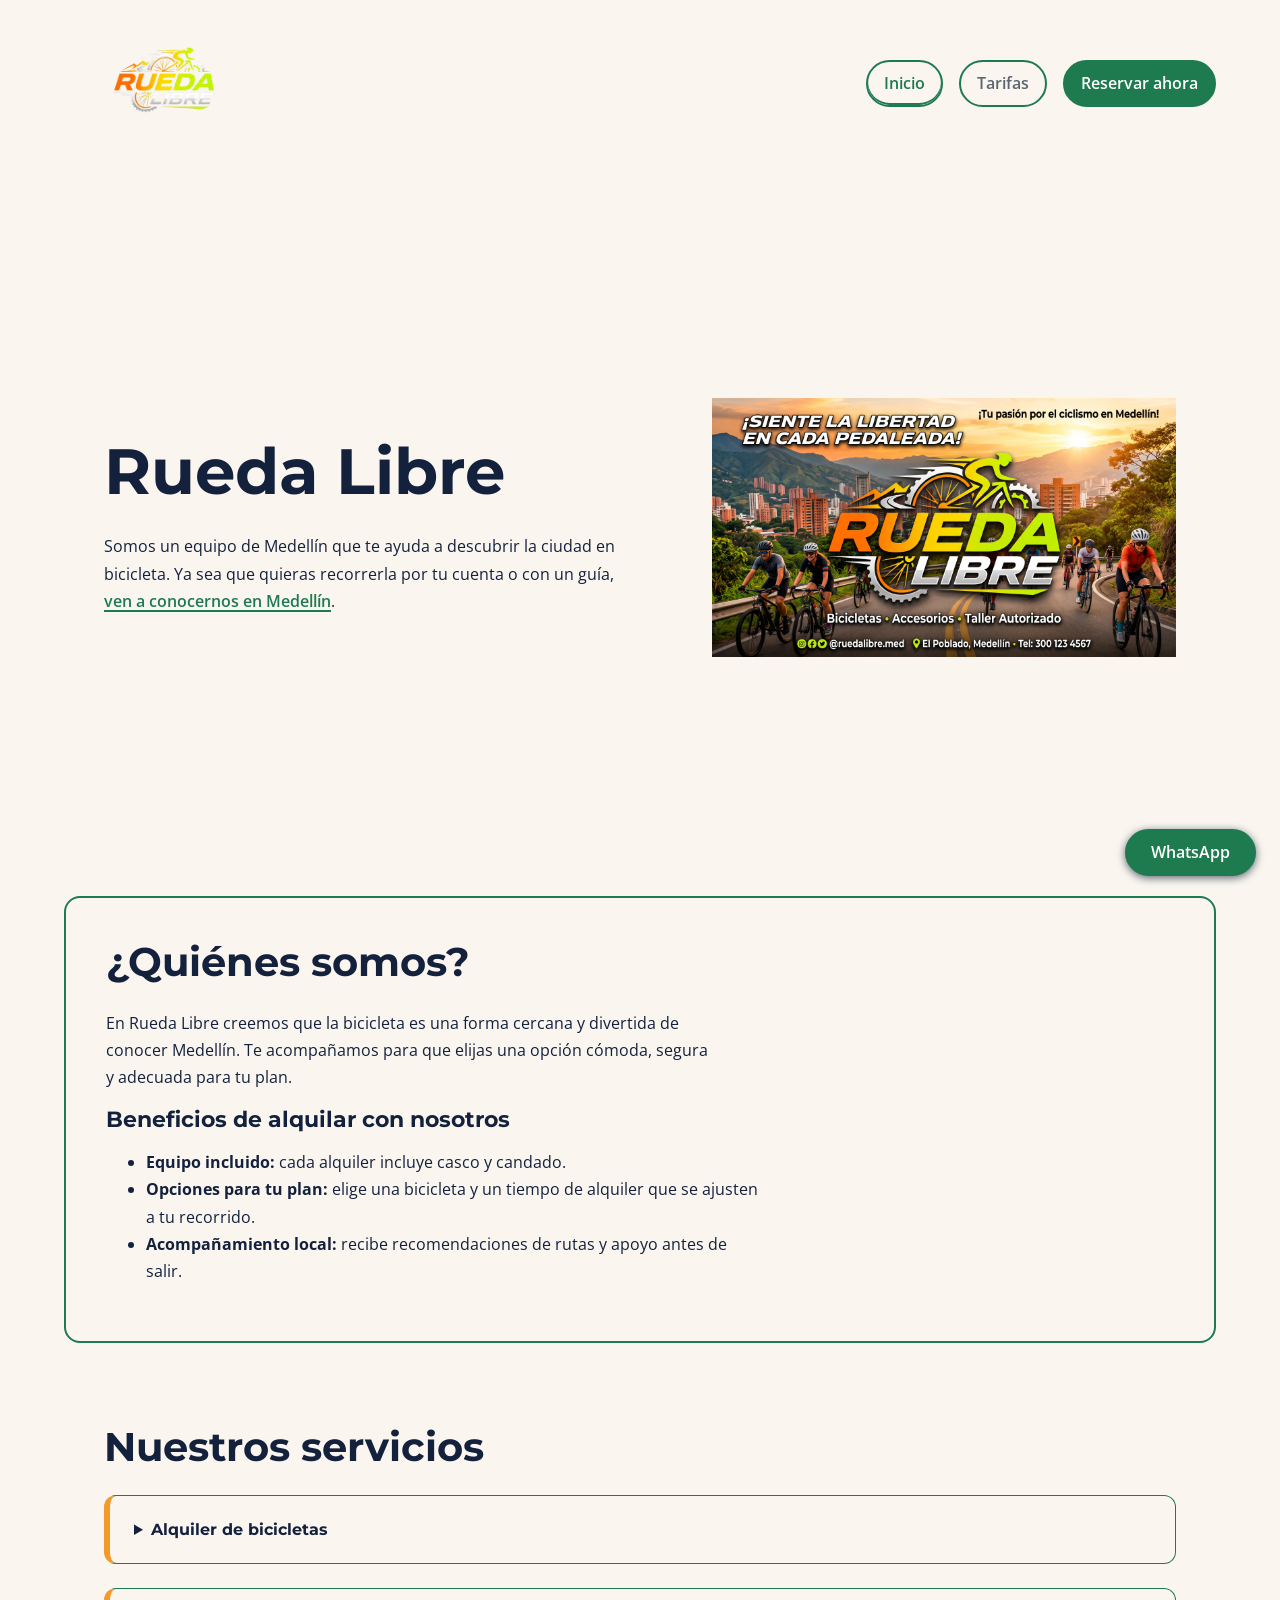
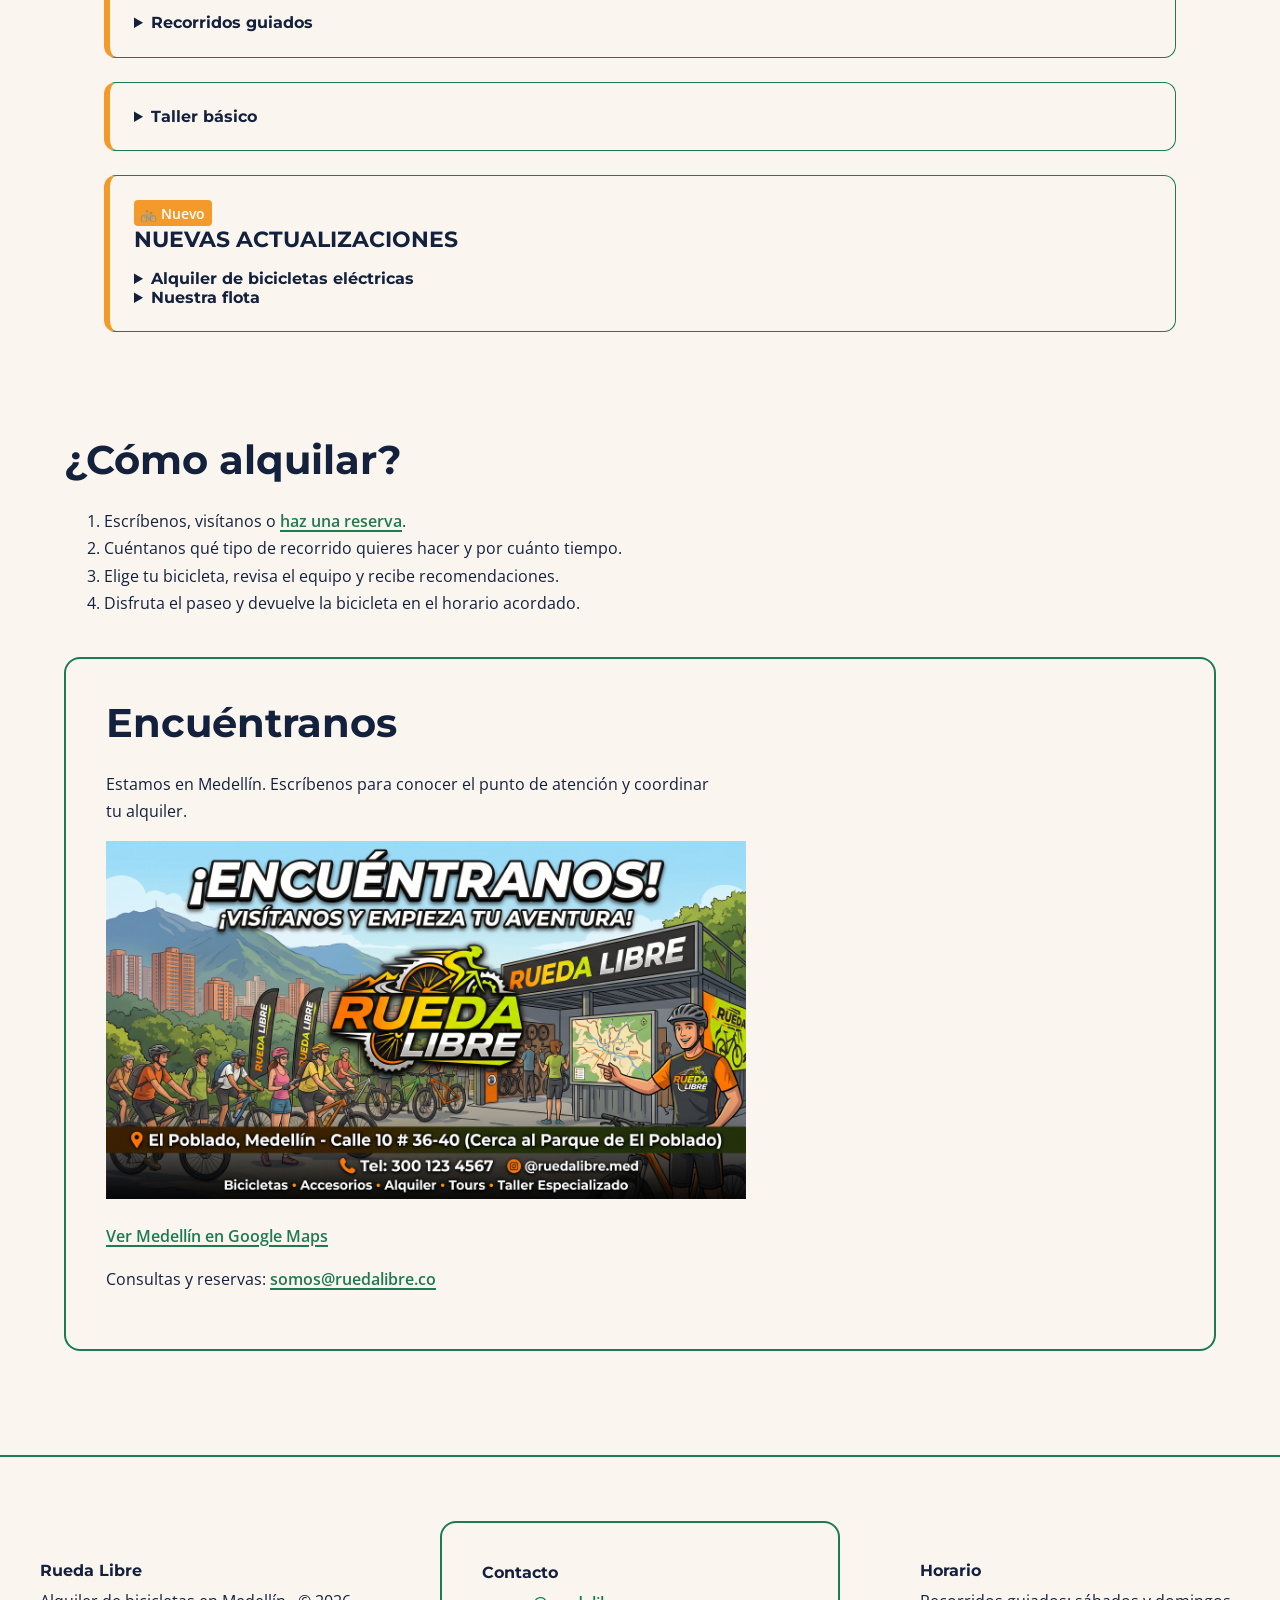
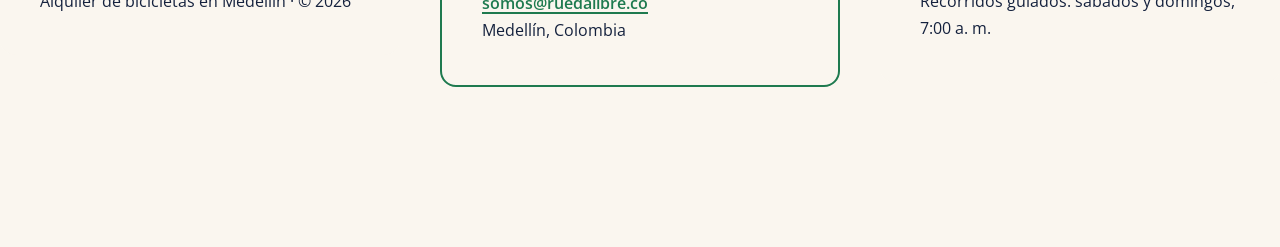
<file: Rueda-libre/index.html>
<!DOCTYPE html>
<html lang="es">
<head>
  <meta charset="UTF-8">
  <meta name="viewport" content="width=device-width, initial-scale=1.0">
  <meta name="description" content="Alquila bicicletas, únete a recorridos guiados y aprende mantenimiento básico con Rueda Libre en Medellín.">
  <link rel="icon" type="image/png" href="img/RUEDALIBRE.png">
  <link rel="preconnect" href="https://fonts.googleapis.com">
  <link rel="preconnect" href="https://fonts.gstatic.com" crossorigin>
  <link href="https://fonts.googleapis.com/css2?family=Montserrat:wght@700&family=Open+Sans:wght@400;600&display=swap" rel="stylesheet">
  <link rel="stylesheet" href="css/styles.css?v=1.5-mobile-first">
  <title>Rueda Libre | Alquiler de bicicletas en Medellín</title>
</head>
<body>
  <a class="skip-link" href="#contenido-principal">Saltar al contenido principal</a>
  <header class="site-header">
    <a class="brand" href="index.html" aria-label="Rueda Libre, inicio"><img src="img/RUEDALIBRE.png" alt="Logo de Rueda Libre" width= "200"></a>
    <nav class="site-nav" aria-label="Navegación principal">
      <ul id="menu">
        <li><a href="index.html" class="activo" aria-current="page">Inicio</a></li>
        <li><a href="paginas/tarifas.html">Tarifas</a></li>
        <li><a class="cta" href="paginas/reservas.html">Reservar ahora</a></li>
      </ul>
    </nav>
  </header>

  <main id="contenido-principal" tabindex="-1">
    <section class="hero portada" aria-labelledby="titulo-inicio">
      <div class="hero-copy">
        <h1 id="titulo-inicio">Rueda Libre</h1>
        <p>Somos un equipo de Medellín que te ayuda a descubrir la ciudad en bicicleta. Ya sea que quieras recorrerla por tu cuenta o con un guía, <a href="#encuentranos">ven a conocernos en Medellín</a>.</p>
      </div>
      <figure><img src="img/ruedalibreportada.jpeg" alt="Ciclistas recorren Medellín en una imagen promocional de Rueda Libre" width="640"></figure>
    </section>

    <section id="quienes-somos">
      <h2>¿Quiénes somos?</h2>
      <p>En Rueda Libre creemos que la bicicleta es una forma cercana y divertida de conocer Medellín. Te acompañamos para que elijas una opción cómoda, segura y adecuada para tu plan.</p>
      <h3>Beneficios de alquilar con nosotros</h3>
      <ul>
        <li><strong>Equipo incluido:</strong> cada alquiler incluye casco y candado.</li>
        <li><strong>Opciones para tu plan:</strong> elige una bicicleta y un tiempo de alquiler que se ajusten a tu recorrido.</li>
        <li><strong>Acompañamiento local:</strong> recibe recomendaciones de rutas y apoyo antes de salir.</li>
      </ul>
    </section>

    <section id="servicios">
      <h2>Nuestros servicios</h2>
      
      <article class="service-card">
        <details>
          <summary>Alquiler de bicicletas</summary>
          <p>Escoge la bicicleta que mejor se adapte a tu paseo y recorre Medellín a tu ritmo. El alquiler <strong>incluye casco y candado</strong> para que salgas con lo esencial; <em>la ciudad se siente distinta cuando la recorres sin afán</em>.</p>
          <figure>
          <img src="img/alquiler.jpeg" alt="Anuncio de alquiler de bicicletas urbanas, de montaña y de ruta; muestra casco y seguro incluidos, ubicación en El Poblado y teléfono 300 123 4567" width="640">
          </figure>
        </details>
      </article>

      <article class="service-card">
        <details>
          <summary>Recorridos guiados</summary>
          <p>Pedalea en compañía de un guía local que te muestra calles, parques y rincones de Medellín. Es una forma <em>tranquila y cercana</em> de conocer la ciudad mientras compartes el camino con otras personas. <a href="paginas/tarifas.html#recorridos">Consulta los recorridos guiados y sus precios</a>.</p>
          <figure>
            <img src="img/rutas.jpeg" alt="Anuncio de recorridos guiados históricos, naturales y nocturnos; dice que incluye bicicleta, casco, hidratación y guía bilingüe, y muestra el teléfono 300 123 4567" width="640">
          </figure>
        </details>
      </article>

      <article class="service-card">
        <details>
          <summary>Taller básico</summary>
          <p>Aprende cuidados sencillos para tu bicicleta, como revisar las llantas, ajustar el sillín y reconocer cuándo necesitas ayuda técnica. Te llevas consejos prácticos para disfrutar <strong>más seguridad durante el recorrido</strong>.</p>
          <figure>
            <img src="img/taller.jpeg" alt="Anuncio de taller básico con ajuste de frenos y cambios, lubricación, despiche y revisión general; indica El Poblado y teléfono 300 123 4567" width="640">
          </figure>
        </details>
      </article>

      <article class="service-card service-card--new">
        <span class="badge-new">Nuevo</span>
        <h3>NUEVAS ACTUALIZACIONES</h3>
        <details>
          <summary>Alquiler de bicicletas eléctricas</summary>
          <p>Recorre más distancia con asistencia eléctrica y disfruta Medellín a tu ritmo. El alquiler incluye casco y candado; <em>una alternativa cómoda para descubrir nuevos lugares</em>. <a href="paginas/tarifas.html#alquiler">Consulta las tarifas de bicicletas eléctricas</a>.</p>
          <img src="img/electricas.png" alt="Anuncio de alquiler de bicicletas eléctricas urbanas y de montaña, con información sobre sus características." width="200" height="150">
        </details>
   <details>     
    <summary>Nuestra flota</summary>
    <ul class="fleet-grid">
      <li>
        <article class="fleet-card">
          <img src="https://encrypted-tbn0.gstatic.com/images?q=tbn:ANd9GcRSv17VDKGREY0RJnPzRziacMe22HFYHTMZLqUhs-YmP_7pPSvpgGDOmcSY&s=10" alt="Urbana Clásica" loading="lazy">
          <h3>Urbana Clásica</h3>
          <p>Cómoda y liviana para las ciclorrutas.</p>
          <p class="price"><strong>$10.000</strong> por hora</p>
          <a class="fleet-reserve" href="paginas/reservas.html">Reservar</a>
        </article>
      </li>
      <li>
        <article class="fleet-card">
          <img src="https://encrypted-tbn0.gstatic.com/images?q=tbn:ANd9GcSkSqmMiK73mi7v0REi_UlheJehEZLHPZWkAqHgS5DTm2xWGRbEiJJ8yrc&s=10" alt="Urbana Plegable" loading="lazy">
          <h3>Urbana Plegable</h3>
          <p>Se dobla en segundos; ideal para combinar con el metro.</p>
          <p class="price"><strong>$12.000</strong> por hora</p>
          <a class="fleet-reserve" href="paginas/reservas.html">Reservar</a>
        </article>
      </li>
      <li>
        <article class="fleet-card">
          <img src="https://encrypted-tbn0.gstatic.com/images?q=tbn:ANd9GcROhZN_cinAggLwTcsWotWC5U-saC9yAXd62KQHYsrG-nnZnwT27A27g-S7&s=10" alt="Montaña Trail" loading="lazy">
          <h3>Montaña Trail</h3>
          <p>Suspensión delantera y 21 cambios para las subidas.</p>
          <p class="price"><strong>$15.000</strong> por hora</p>
          <a class="fleet-reserve" href="paginas/reservas.html">Reservar</a>
        </article>
      </li>
      <li>
        <article class="fleet-card">
          <img src="https://dma.canyon.com/image/upload/w_511,h_288,c_fit/b_rgb:F2F2F2/f_auto/q_auto/v1777984099/2027_FULL_grizl_al-5_4443_R124_P01_ukxobb" alt="Gravel Aventura" loading="lazy">
          <h3>Gravel Aventura</h3>
          <p>Para rutas mixtas de asfalto y destapado.</p>
          <p class="price"><strong>$18.000</strong> por hora</p>
          <a class="fleet-reserve" href="paginas/reservas.html">Reservar</a>
        </article>
      </li>
      <li>
        <article class="fleet-card">
          <img src="https://images.unsplash.com/photo-1780047836478-d26ca195065a?auto=format&amp;fit=crop&amp;w=900&amp;q=80" alt="Eléctrica Urbana" loading="lazy">
          <h3>Eléctrica Urbana</h3>
          <p>Asistencia eléctrica con 45 km de autonomía.</p>
          <p class="price"><strong>$25.000</strong> por hora</p>
          <a class="fleet-reserve" href="paginas/reservas.html">Reservar</a>
        </article>
      </li>
      <li>
        <article class="fleet-card">
          <img src="https://homesale.com.co/cdn/shop/files/roadmaster-bicicleta-infantil-bicicletas-roadmaster-233710.jpg?v=1728741541" alt="Infantil" loading="lazy">
          <h3>Infantil</h3>
          <p>Para niños de 6 a 10 años.</p>
          <p class="price"><strong>$8.000</strong> por hora</p>
          <a class="fleet-reserve" href="paginas/reservas.html">Reservar</a>
        </article>
      </li>
      <li>
        <article class="fleet-card">
          <img src="https://encrypted-tbn0.gstatic.com/images?q=tbn:ANd9GcSu1nMirJc92X5e9qxNK_mDS4SBj4qMi35R6WT9PdxfCQ&s=10" alt="Tándem" loading="lazy">
          <h3>Tándem</h3>
          <p>Para dos personas; perfecta para pasear en pareja.</p>
          <p class="price"><strong>$20.000</strong> por hora</p>
          <a class="fleet-reserve" href="paginas/reservas.html">Reservar</a>
        </article>
      </li>
    </ul>
  </details>
</section>
      <h2>¿Cómo alquilar?</h2>
      <ol>
        <li>Escríbenos, visítanos o <a href="paginas/reservas.html">haz una reserva</a>.</li>
        <li>Cuéntanos qué tipo de recorrido quieres hacer y por cuánto tiempo.</li>
        <li>Elige tu bicicleta, revisa el equipo y recibe recomendaciones.</li>
        <li>Disfruta el paseo y devuelve la bicicleta en el horario acordado.</li>
      </ol>
    </section>

    <section id="encuentranos">
      <h2>Encuéntranos</h2>
      <p>Estamos en Medellín. Escríbenos para conocer el punto de atención y coordinar tu alquiler.</p>
      <img src="img/encuentranos.jpeg" alt="Anuncio para visitar Rueda Libre en El Poblado, Medellín: Calle 10 #36-40, cerca del Parque de El Poblado; teléfono 300 123 4567" width="640">
      <p><a href="https://www.google.com/maps/search/?api=1&amp;query=Medell%C3%ADn%2C+Antioquia%2C+Colombia" target="_blank" rel="noopener noreferrer">Ver Medellín en Google Maps</a></p>
      <p>Consultas y reservas: <a href="mailto:somos@ruedalibre.co">somos@ruedalibre.co</a></p>
    </section>
  </main>

  <footer class="site-footer">
    <section class="footer-block" aria-labelledby="footer-marca">
      <h2 id="footer-marca">Rueda Libre</h2>
      <p>Alquiler de bicicletas en Medellín · © 2026</p>
    </section>
    <section class="footer-block" aria-labelledby="footer-contacto">
      <h2 id="footer-contacto">Contacto</h2>
      <p><a href="mailto:somos@ruedalibre.co">somos@ruedalibre.co</a></p>
      <p>Medellín, Colombia</p>
    </section>
    <section class="footer-block" aria-labelledby="footer-horario">
      <h2 id="footer-horario">Horario</h2>
      <p>Recorridos guiados: sábados y domingos, 7:00 a. m.</p>
    </section>
  </footer>

  <a class="whatsapp-float" href="https://wa.me/573000000000" target="_blank" rel="noopener noreferrer">WhatsApp</a>

</body>
</html>
</file>
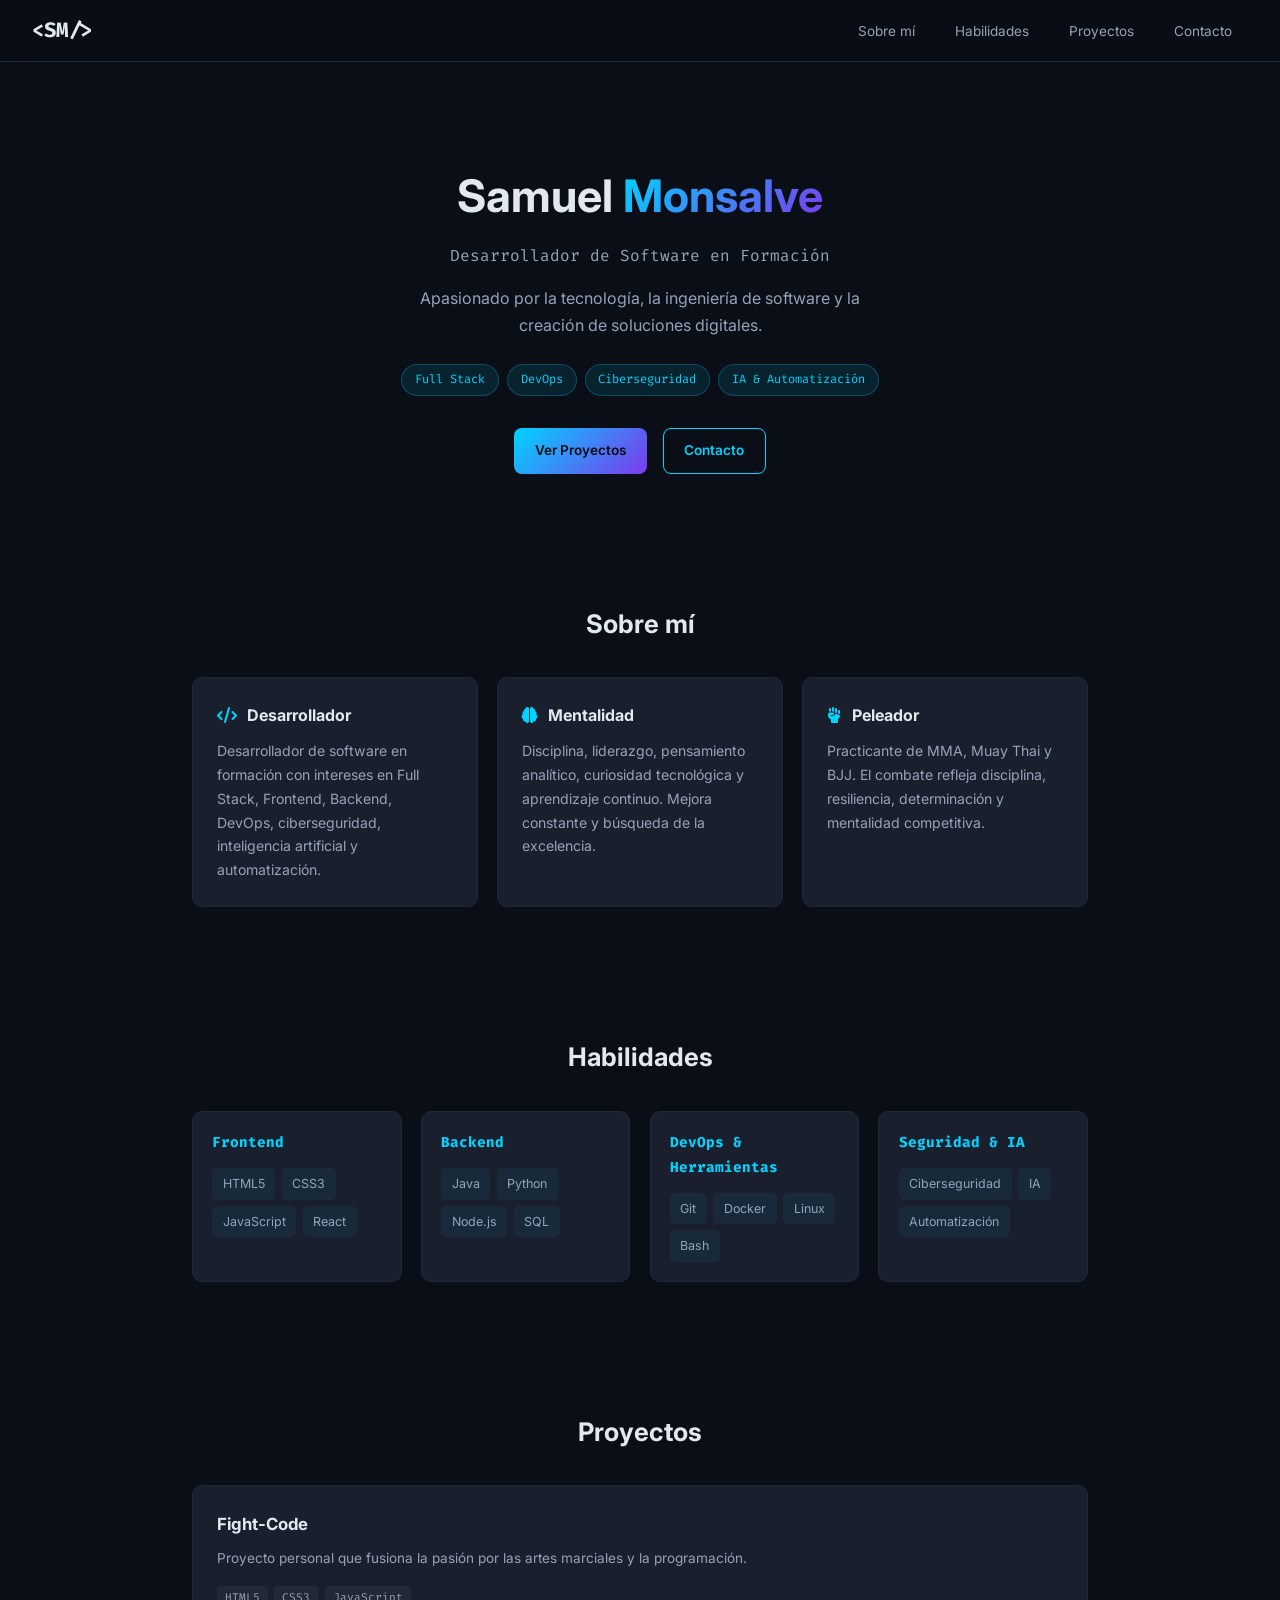
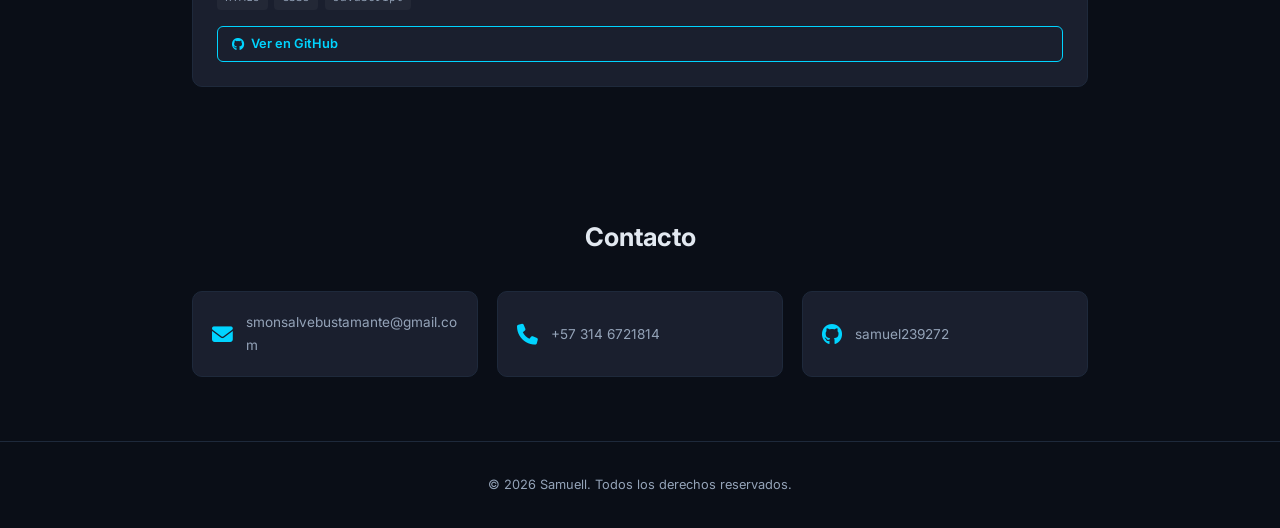
<file: Proyecto-Modular/Portafolio/index.html>
<!DOCTYPE html>
<html lang="es">

<head>
    <meta charset="UTF-8">
    <meta name="viewport" content="width=device-width, initial-scale=1.0">
    <title>Samuel Monsalve | Desarrollador de Software</title>
    <link rel="stylesheet" href="css/style.css">
    <link rel="stylesheet" href="https://cdnjs.cloudflare.com/ajax/libs/font-awesome/6.5.0/css/all.min.css">
    <link href="https://fonts.googleapis.com/css2?family=Fira+Code:wght@400;600&family=Inter:wght@300;400;600;700&display=swap" rel="stylesheet">
</head>

<body>

    <nav class="navbar">
        <a href="#" class="nav-logo">&lt;SM/&gt;</a>
        <ul class="nav-links">
            <li><a href="#sobre-mi">Sobre mí</a></li>
            <li><a href="#habilidades">Habilidades</a></li>
            <li><a href="#proyectos">Proyectos</a></li>
            <li><a href="#contacto">Contacto</a></li>
        </ul>
    </nav>

    <header class="hero">
        <h1>Samuel <span class="accent">Monsalve</span></h1>
        <p class="hero-subtitle">Desarrollador de Software en Formación</p>
        <p class="hero-description">
            Apasionado por la tecnología, la ingeniería de software y la creación de soluciones digitales.
        </p>
        <ul class="hero-badges">
            <li class="badge">Full Stack</li>
            <li class="badge">DevOps</li>
            <li class="badge">Ciberseguridad</li>
            <li class="badge">IA &amp; Automatización</li>
        </ul>
        <nav class="hero-cta">
            <a href="#proyectos" class="btn btn-primary">Ver Proyectos</a>
            <a href="#contacto" class="btn btn-outline">Contacto</a>
        </nav>
    </header>

    <main>

        <section id="sobre-mi" class="section">
            <h2>Sobre mí</h2>
            <ul class="about-grid">
                <li class="about-card">
                    <h3><i class="fas fa-code"></i> Desarrollador</h3>
                    <p>Desarrollador de software en formación con intereses en Full Stack, Frontend, Backend, DevOps, ciberseguridad, inteligencia artificial y automatización.</p>
                </li>
                <li class="about-card">
                    <h3><i class="fas fa-brain"></i> Mentalidad</h3>
                    <p>Disciplina, liderazgo, pensamiento analítico, curiosidad tecnológica y aprendizaje continuo. Mejora constante y búsqueda de la excelencia.</p>
                </li>
                <li class="about-card">
                    <h3><i class="fas fa-fist-raised"></i> Peleador</h3>
                    <p>Practicante de MMA, Muay Thai y BJJ. El combate refleja disciplina, resiliencia, determinación y mentalidad competitiva.</p>
                </li>
            </ul>
        </section>

        <section id="habilidades" class="section">
            <h2>Habilidades</h2>
            <ul class="skills-grid">
                <li class="skill-category">
                    <h3>Frontend</h3>
                    <ul class="skill-tags">
                        <li class="skill-tag">HTML5</li>
                        <li class="skill-tag">CSS3</li>
                        <li class="skill-tag">JavaScript</li>
                        <li class="skill-tag">React</li>
                    </ul>
                </li>
                <li class="skill-category">
                    <h3>Backend</h3>
                    <ul class="skill-tags">
                        <li class="skill-tag">Java</li>
                        <li class="skill-tag">Python</li>
                        <li class="skill-tag">Node.js</li>
                        <li class="skill-tag">SQL</li>
                    </ul>
                </li>
                <li class="skill-category">
                    <h3>DevOps &amp; Herramientas</h3>
                    <ul class="skill-tags">
                        <li class="skill-tag">Git</li>
                        <li class="skill-tag">Docker</li>
                        <li class="skill-tag">Linux</li>
                        <li class="skill-tag">Bash</li>
                    </ul>
                </li>
                <li class="skill-category">
                    <h3>Seguridad &amp; IA</h3>
                    <ul class="skill-tags">
                        <li class="skill-tag">Ciberseguridad</li>
                        <li class="skill-tag">IA</li>
                        <li class="skill-tag">Automatización</li>
                    </ul>
                </li>
            </ul>
        </section>

        <section id="proyectos" class="section">
            <h2>Proyectos</h2>
            <ul class="projects-grid">
                <li>
                    <article class="project-card">
                        <h3>Fight‑Code</h3>
                        <p>Proyecto personal que fusiona la pasión por las artes marciales y la programación.</p>
                        <ul class="project-tech">
                            <li>HTML5</li>
                            <li>CSS3</li>
                            <li>JavaScript</li>
                        </ul>
                        <a href="https://github.com/samuel239272/Fight-Code.git" target="_blank" class="btn btn-sm">
                            <i class="fab fa-github"></i> Ver en GitHub
                        </a>
                    </article>
                </li>
            </ul>
        </section>

        <section id="contacto" class="section">
            <h2>Contacto</h2>
            <address class="contact-grid">
                <a href="mailto:smonsalvebustamante@gmail.com" class="contact-card">
                    <i class="fas fa-envelope"></i>
                    <span>smonsalvebustamante@gmail.com</span>
                </a>
                <a href="tel:+573146721814" class="contact-card">
                    <i class="fas fa-phone"></i>
                    <span>+57 314 6721814</span>
                </a>
                <a href="https://github.com/samuel239272" target="_blank" class="contact-card">
                    <i class="fab fa-github"></i>
                    <span>samuel239272</span>
                </a>
            </address>
        </section>

    </main>

    <footer>
        <p>&copy; 2026 Samuell. Todos los derechos reservados.</p>
    </footer>

</body>

</html>
</file>
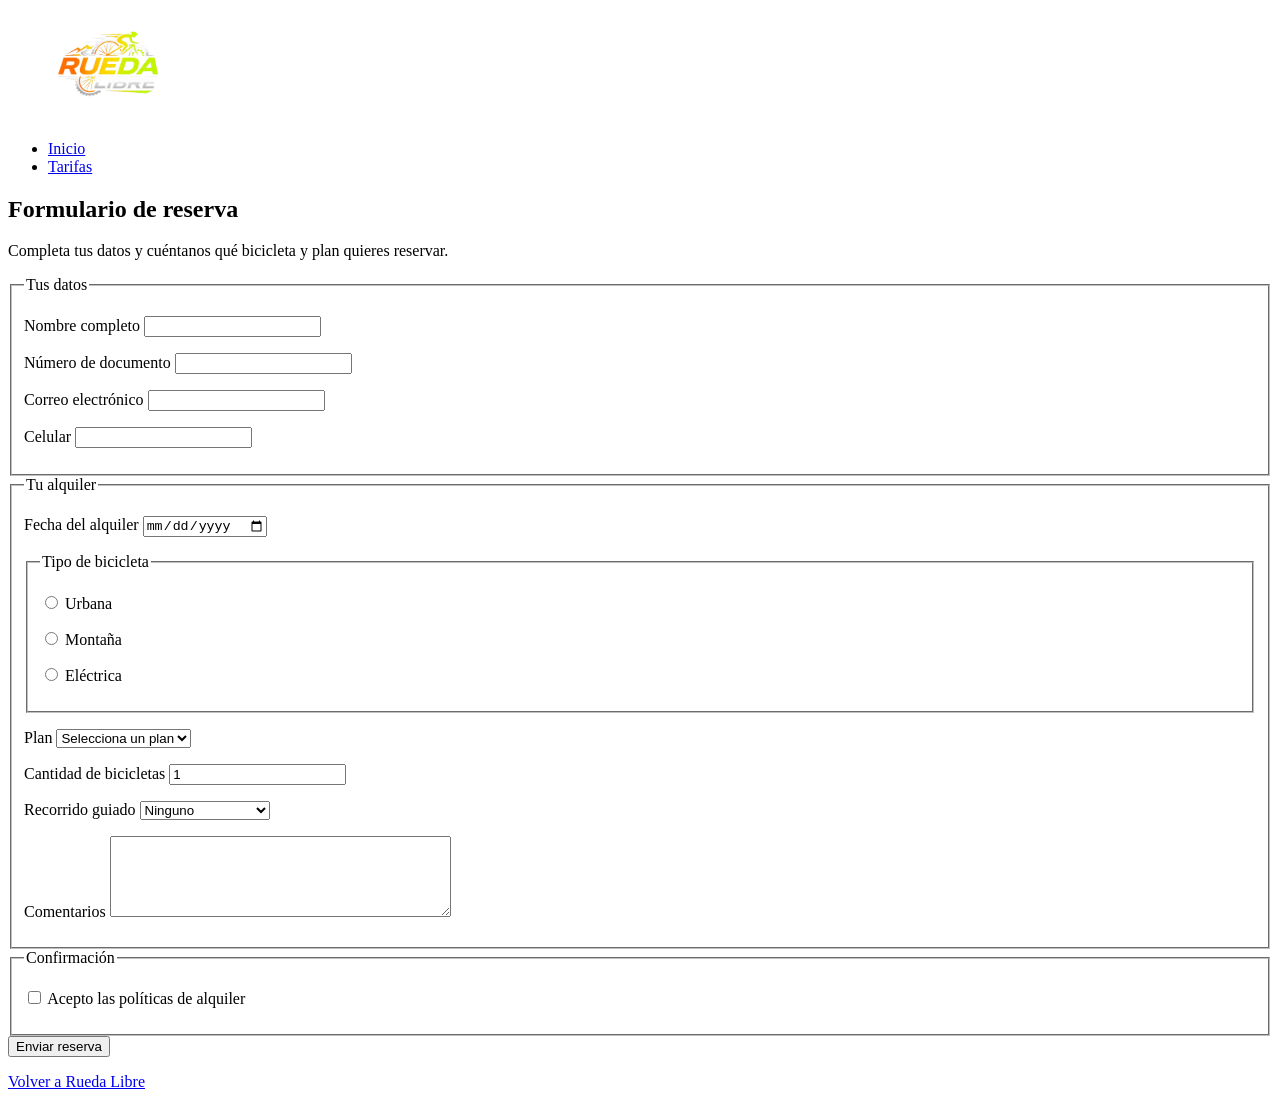
<file: Rueda-libre/reservas.html>
<!DOCTYPE html>
<html lang="es">
<head>
  <meta charset="UTF-8">
  <meta name="viewport" content="width=device-width, initial-scale=1.0">
  <meta name="description" content="Solicita tu reserva de bicicletas y recorridos guiados con Rueda Libre en Medellín.">
  <link rel="icon" type="image/png" href="img/RUEDALIBRE.png">
  <title>Reservas | Rueda Libre Medellín</title>
</head>
<body>
  <header>
    <a href="index.html" aria-label="Rueda Libre, volver al inicio">
      <img src="img/RUEDALIBRE.png" alt="Logo de Rueda Libre con un ciclista y el nombre de la marca" width="200">
    </a>
    <nav aria-label="Navegación principal">
      <ul>
        <li><a href="index.html">Inicio</a></li>
        <li><a href="paginas/tarifas.html">Tarifas</a></li>
      </ul>
    </nav>
  </header>

  <main>
    <section id="formulario-reserva">
      <h1>Formulario de reserva</h1>
      <p>Completa tus datos y cuéntanos qué bicicleta y plan quieres reservar.</p>
      <form action="reservas.html" method="post">
        <fieldset>
          <legend>Tus datos</legend>
          <p>
            <label for="nombre-completo">Nombre completo</label>
            <input type="text" id="nombre-completo" name="nombre_completo" autocomplete="name" required>
          </p>
          <p>
            <label for="documento">Número de documento</label>
            <input type="text" id="documento" name="documento" inputmode="numeric" required>
          </p>
          <p>
            <label for="correo">Correo electrónico</label>
            <input type="email" id="correo" name="correo" autocomplete="email" required>
          </p>
          <p>
            <label for="celular">Celular</label>
            <input type="tel" id="celular" name="celular" autocomplete="tel" required>
          </p>
        </fieldset>

        <fieldset>
          <legend>Tu alquiler</legend>
          <p>
            <label for="fecha-alquiler">Fecha del alquiler</label>
            <input type="date" id="fecha-alquiler" name="fecha_alquiler" required>
          </p>
          <fieldset>
            <legend>Tipo de bicicleta</legend>
            <p><input type="radio" id="bicicleta-urbana" name="tipo_bicicleta" value="urbana" required> <label for="bicicleta-urbana">Urbana</label></p>
            <p><input type="radio" id="bicicleta-montana" name="tipo_bicicleta" value="montana"> <label for="bicicleta-montana">Montaña</label></p>
            <p><input type="radio" id="bicicleta-electrica" name="tipo_bicicleta" value="electrica"> <label for="bicicleta-electrica">Eléctrica</label></p>
          </fieldset>
          <p>
            <label for="plan">Plan</label>
            <select id="plan" name="plan" required>
              <option value="" selected disabled>Selecciona un plan</option>
              <option value="1-hora">1 hora</option>
              <option value="medio-dia">Medio día</option>
              <option value="dia-completo">Día completo</option>
            </select>
          </p>
          <p>
            <label for="cantidad">Cantidad de bicicletas</label>
            <input type="number" id="cantidad" name="cantidad_bicicletas" min="1" step="1" value="1" required>
          </p>
          <p>
            <label for="recorrido">Recorrido guiado</label>
            <select id="recorrido" name="recorrido_guiado">
              <option value="ninguno">Ninguno</option>
              <option value="rio-y-parques">Río y Parques</option>
              <option value="sabores-de-barrio">Sabores de Barrio</option>
              <option value="reto-las-palmas">Reto Las Palmas</option>
            </select>
          </p>
          <p>
            <label for="comentarios">Comentarios</label>
            <textarea id="comentarios" name="comentarios" rows="5" cols="40"></textarea>
          </p>
        </fieldset>

        <fieldset>
          <legend>Confirmación</legend>
          <p>
            <input type="checkbox" id="acepta-politicas" name="acepta_politicas" value="si" required>
            <label for="acepta-politicas">Acepto las políticas de alquiler</label>
          </p>
        </fieldset>

        <button type="submit" name="accion" value="enviar">Enviar reserva</button>
      </form>
    </section>
  </main>

  <footer>
    <p><a href="index.html">Volver a Rueda Libre</a></p>
  </footer>
</body>
</html>
</file>
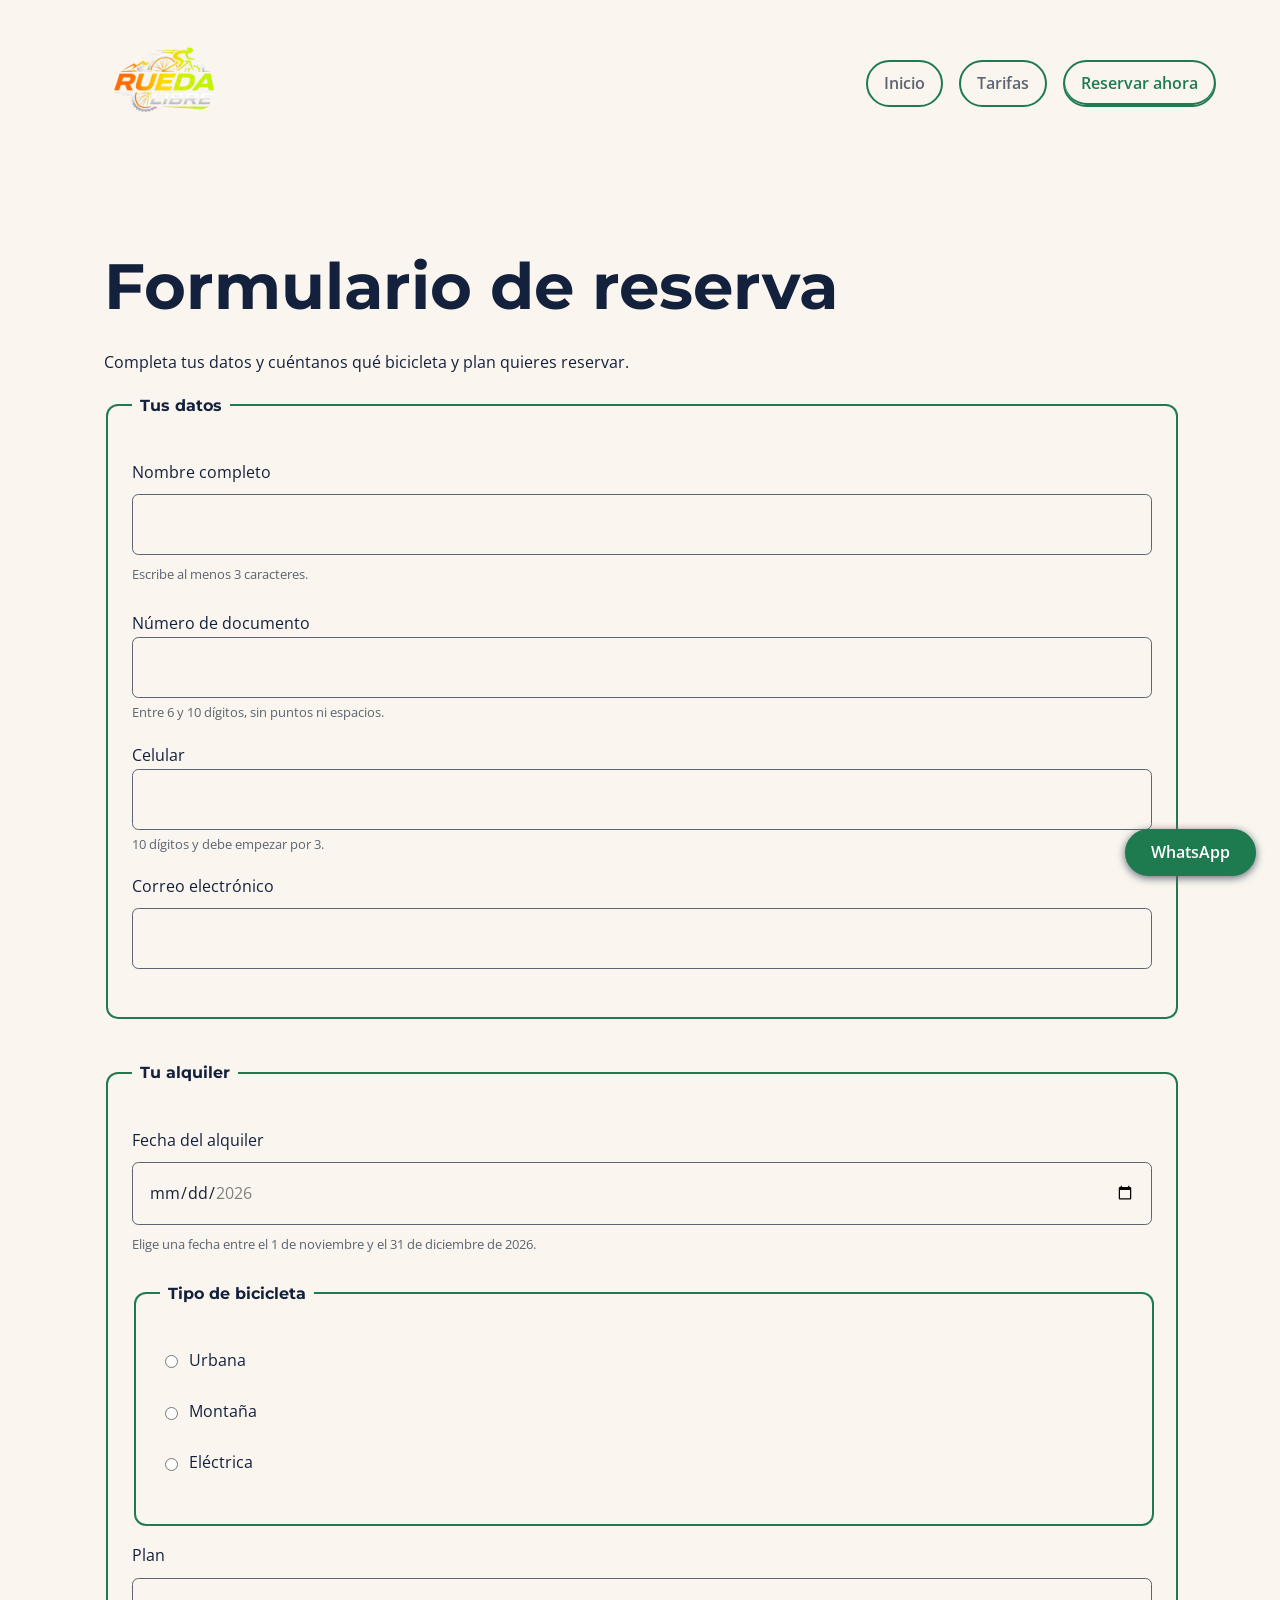
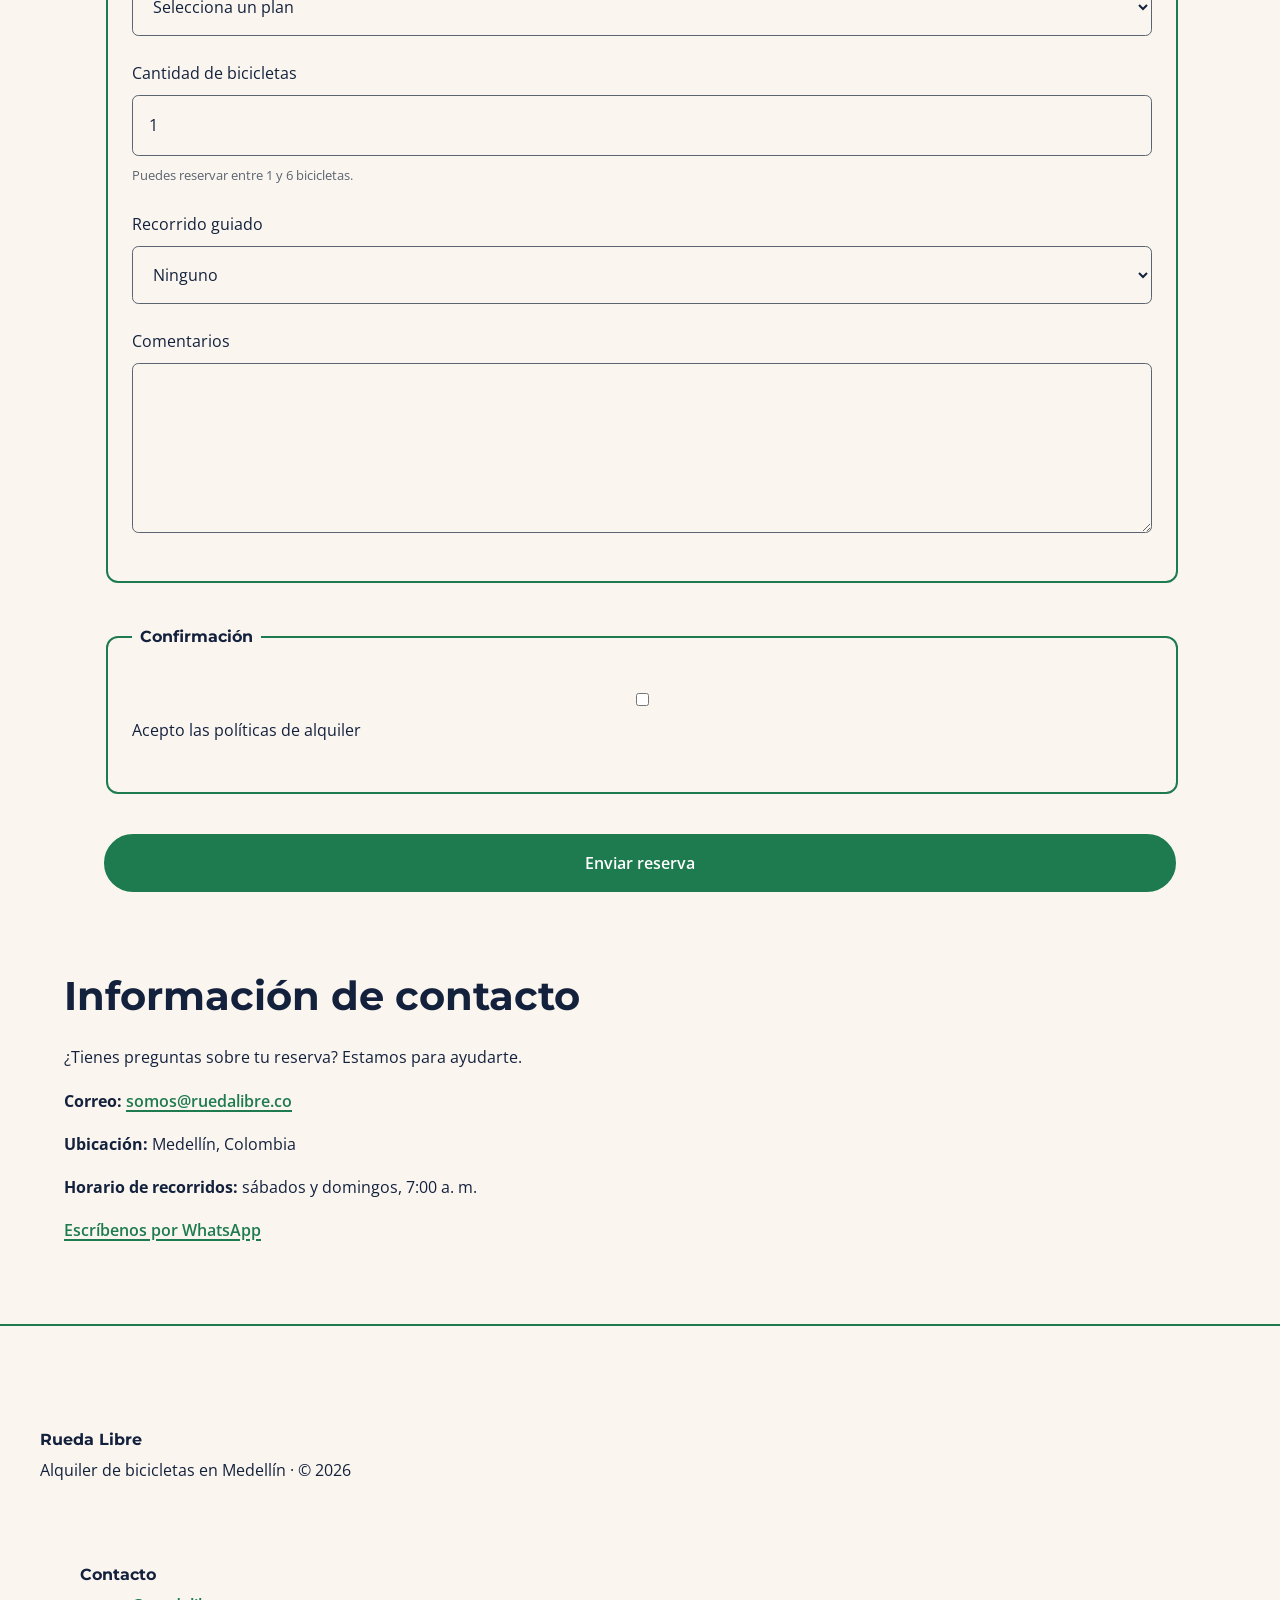
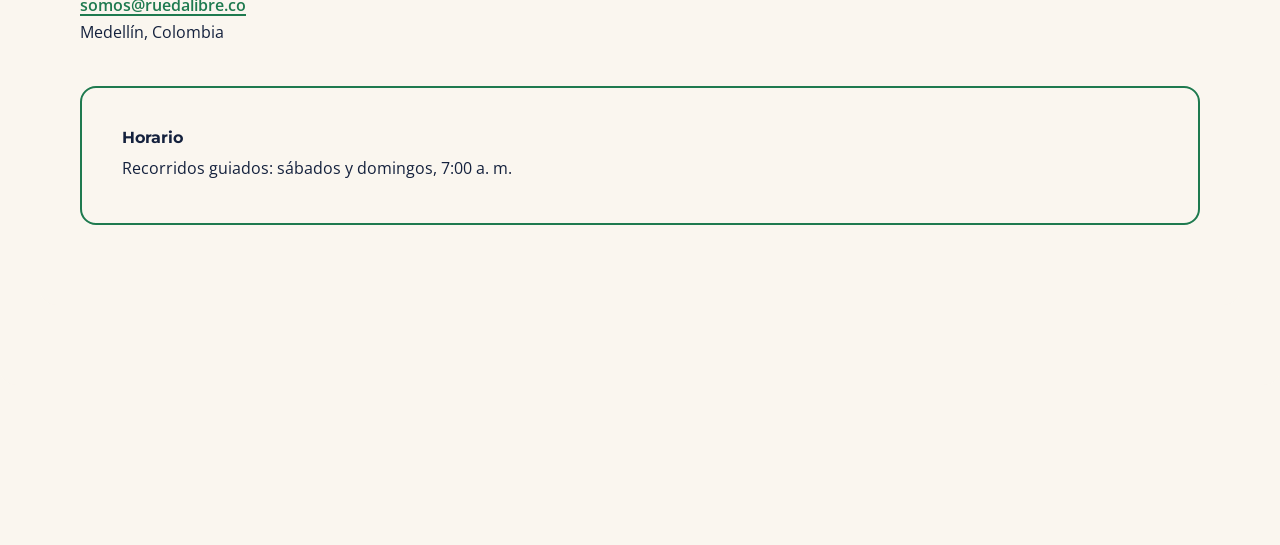
<file: Rueda-libre/paginas/reservas.html>
<!DOCTYPE html>
<html lang="es">
<head>
  <meta charset="UTF-8">
  <meta name="viewport" content="width=device-width, initial-scale=1.0">
  <meta name="description" content="Solicita tu reserva de bicicletas y recorridos guiados con Rueda Libre en Medellín.">
  <link rel="icon" type="image/png" href="../img/RUEDALIBRE.png">
  <link rel="preconnect" href="https://fonts.googleapis.com">
  <link rel="preconnect" href="https://fonts.gstatic.com" crossorigin>
  <link href="https://fonts.googleapis.com/css2?family=Montserrat:wght@700&family=Open+Sans:wght@400;600&display=swap" rel="stylesheet">
  <link rel="stylesheet" href="../css/styles.css?v=1.5-mobile-first">
  <title>Reservas | Rueda Libre Medellín</title>
</head>
<body>
  <a href="#contenido-principal">Saltar al contenido principal</a>
  <header class="site-header">
    <a class="brand" href="../index.html" aria-label="Rueda Libre, inicio"><img src="../img/RUEDALIBRE.png" alt="Logo de Rueda Libre" width="200"></a>
    <nav class="site-nav" aria-label="Navegación principal">
      <ul id="menu">
        <li><a href="../index.html">Inicio</a></li>
        <li><a href="tarifas.html">Tarifas</a></li>
        <li><a class="cta activo" href="reservas.html" aria-current="page">Reservar ahora</a></li>
      </ul>
    </nav>
  </header>

  <main id="contenido-principal" tabindex="-1">
    <div class="reservation-layout" aria-label="Reserva y contacto">
      <section id="formulario-reserva" aria-labelledby="titulo-formulario">
        <h1 id="titulo-formulario">Formulario de reserva</h1>
        <p>Completa tus datos y cuéntanos qué bicicleta y plan quieres reservar.</p>
      <form action="reservas.html" method="post">
        <fieldset>
          <legend>Tus datos</legend>
          <p>
            <label for="nombre-completo">Nombre completo</label>
            <input type="text" id="nombre-completo" name="nombre_completo" autocomplete="name" minlength="3" aria-describedby="ayuda-nombre" required>
            <small id="ayuda-nombre">Escribe al menos 3 caracteres.</small>
          </p>
          <div class="form-row">
            <p>
              <label for="documento">Número de documento</label>
              <input type="text" id="documento" name="documento" inputmode="numeric" pattern="[0-9]{6,10}" title="Ingresa entre 6 y 10 dígitos, sin puntos ni espacios." aria-describedby="ayuda-documento" required>
              <small id="ayuda-documento">Entre 6 y 10 dígitos, sin puntos ni espacios.</small>
            </p>
            <p>
              <label for="celular">Celular</label>
              <input type="tel" id="celular" name="celular" autocomplete="tel" pattern="3[0-9]{9}" title="Ingresa 10 dígitos; el número debe empezar por 3." aria-describedby="ayuda-celular" required>
              <small id="ayuda-celular">10 dígitos y debe empezar por 3.</small>
            </p>
          </div>
          <p>
            <label for="correo">Correo electrónico</label>
            <input type="email" id="correo" name="correo" autocomplete="email" required>
          </p>
        </fieldset>

        <fieldset>
          <legend>Tu alquiler</legend>
          <p>
            <label for="fecha-alquiler">Fecha del alquiler</label>
            <input type="date" id="fecha-alquiler" name="fecha_alquiler" min="2026-11-01" max="2026-12-31" aria-describedby="ayuda-fecha" required>
            <small id="ayuda-fecha">Elige una fecha entre el 1 de noviembre y el 31 de diciembre de 2026.</small>
          </p>
          <fieldset>
            <legend>Tipo de bicicleta</legend>
            <p><input type="radio" id="bicicleta-urbana" name="tipo_bicicleta" value="urbana" required> <label for="bicicleta-urbana">Urbana</label></p>
            <p><input type="radio" id="bicicleta-montana" name="tipo_bicicleta" value="montana"> <label for="bicicleta-montana">Montaña</label></p>
            <p><input type="radio" id="bicicleta-electrica" name="tipo_bicicleta" value="electrica"> <label for="bicicleta-electrica">Eléctrica</label></p>
          </fieldset>
          <p>
            <label for="plan">Plan</label>
            <select id="plan" name="plan" required>
              <option value="" selected disabled>Selecciona un plan</option>
              <option value="1-hora">1 hora</option>
              <option value="medio-dia">Medio día</option>
              <option value="dia-completo">Día completo</option>
            </select>
          </p>
          <p>
            <label for="cantidad">Cantidad de bicicletas</label>
            <input type="number" id="cantidad" name="cantidad_bicicletas" min="1" max="6" step="1" value="1" aria-describedby="ayuda-cantidad" required>
            <small id="ayuda-cantidad">Puedes reservar entre 1 y 6 bicicletas.</small>
          </p>
          <p>
            <label for="recorrido">Recorrido guiado</label>
            <select id="recorrido" name="recorrido_guiado">
              <option value="ninguno">Ninguno</option>
              <option value="rio-y-parques">Río y Parques</option>
              <option value="sabores-de-barrio">Sabores de Barrio</option>
              <option value="reto-las-palmas">Reto Las Palmas</option>
            </select>
          </p>
          <p>
            <label for="comentarios">Comentarios</label>
            <textarea id="comentarios" name="comentarios" rows="5" cols="40" maxlength="300"></textarea>
          </p>
        </fieldset>

        <fieldset>
          <legend>Confirmación</legend>
          <p>
            <input type="checkbox" id="acepta-politicas" name="acepta_politicas" value="si" required>
            <label for="acepta-politicas">Acepto las políticas de alquiler</label>
          </p>
        </fieldset>

        <button type="submit" name="accion" value="enviar">Enviar reserva</button>
      </form>
      </div>
      <aside class="reservation-contact" aria-labelledby="titulo-contacto-reserva">
        <h2 id="titulo-contacto-reserva">Información de contacto</h2>
        <p>¿Tienes preguntas sobre tu reserva? Estamos para ayudarte.</p>
        <p><strong>Correo:</strong> <a href="mailto:somos@ruedalibre.co">somos@ruedalibre.co</a></p>
        <p><strong>Ubicación:</strong> Medellín, Colombia</p>
        <p><strong>Horario de recorridos:</strong> sábados y domingos, 7:00 a. m.</p>
        <p><a href="https://wa.me/573000000000" target="_blank" rel="noopener noreferrer">Escríbenos por WhatsApp</a></p>
      </aside>
    </div>
  </main>

  <footer class="site-footer">
    <section class="footer-block" aria-labelledby="footer-marca">
      <h2 id="footer-marca">Rueda Libre</h2>
      <p>Alquiler de bicicletas en Medellín · © 2026</p>
    </div>
    <section class="footer-block" aria-labelledby="footer-contacto">
      <h2 id="footer-contacto">Contacto</h2>
      <p><a href="mailto:somos@ruedalibre.co">somos@ruedalibre.co</a></p>
      <p>Medellín, Colombia</p>
    </div>
    <section class="footer-block" aria-labelledby="footer-horario">
      <h2 id="footer-horario">Horario</h2>
      <p>Recorridos guiados: sábados y domingos, 7:00 a. m.</p>
    </div>
  </footer>
  <a class="whatsapp-float" href="https://wa.me/573000000000" target="_blank" rel="noopener noreferrer">WhatsApp</a>
</body>
</html>
</file>
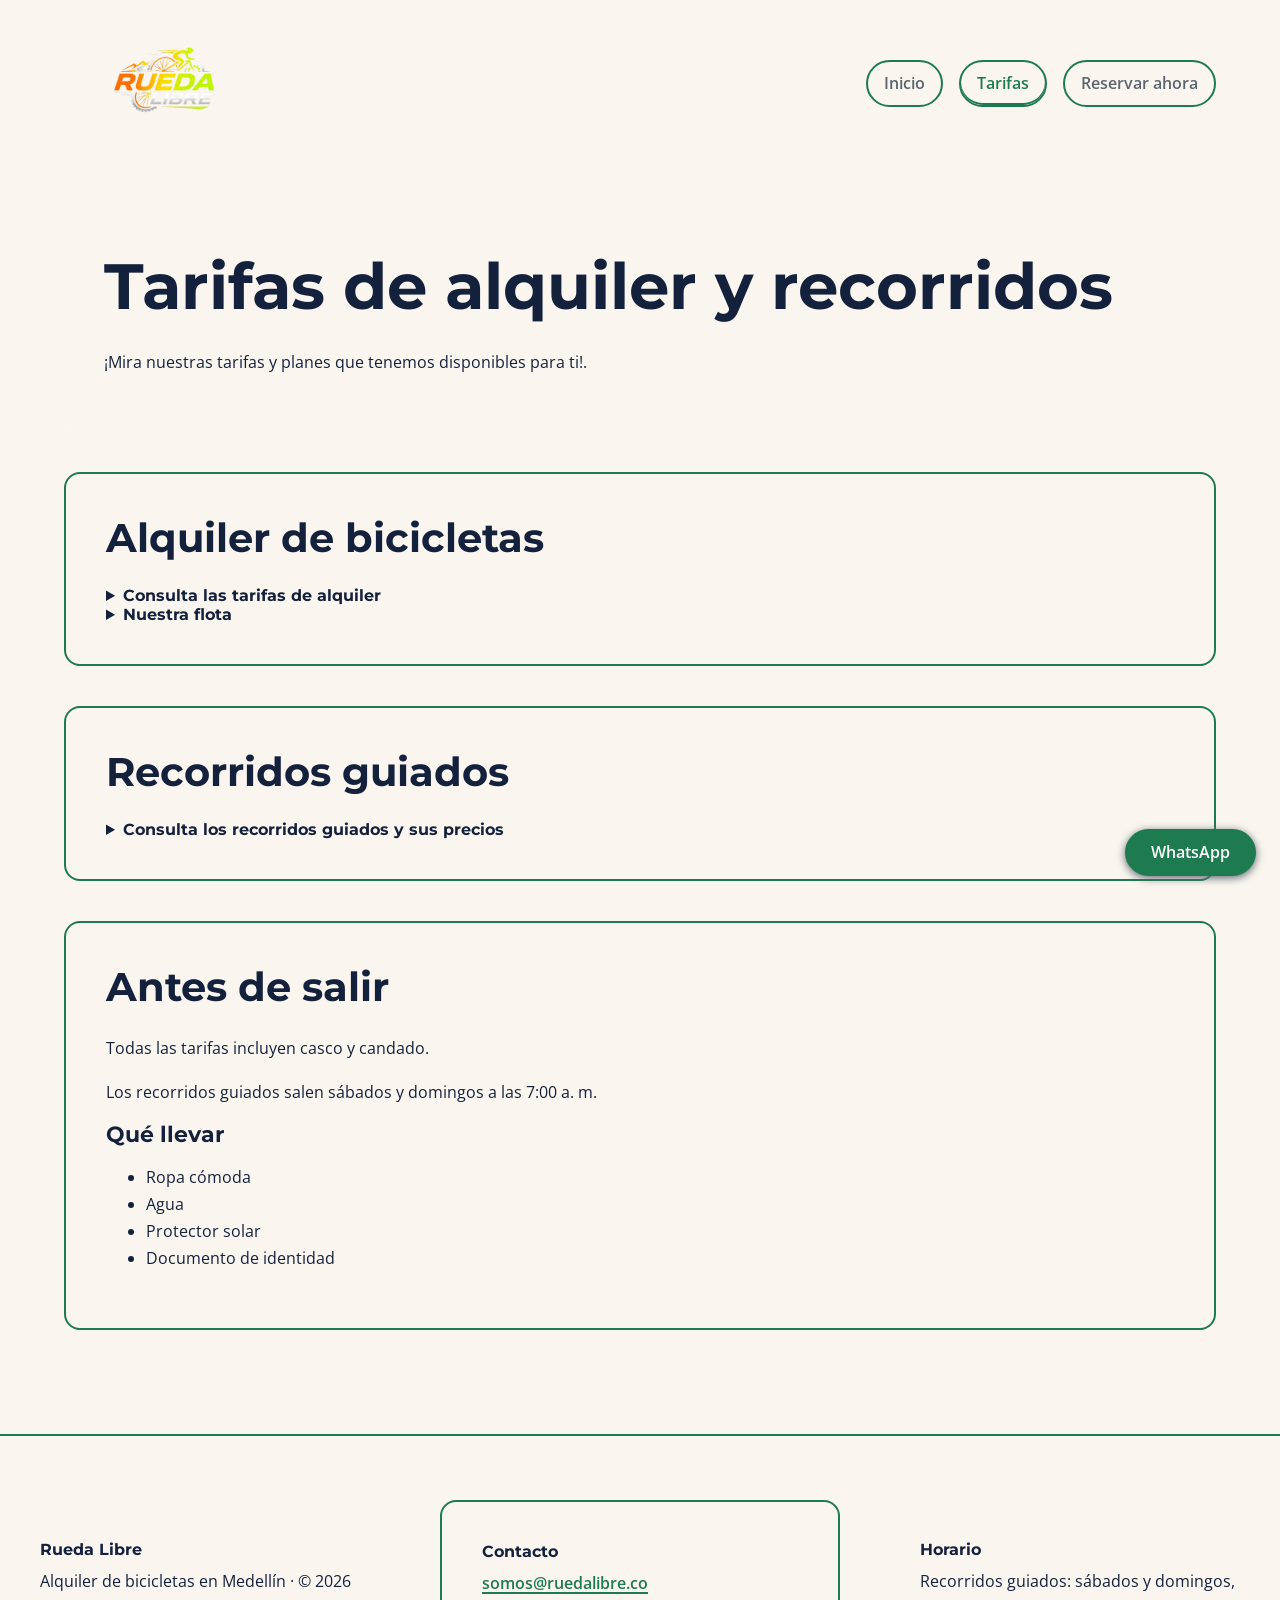
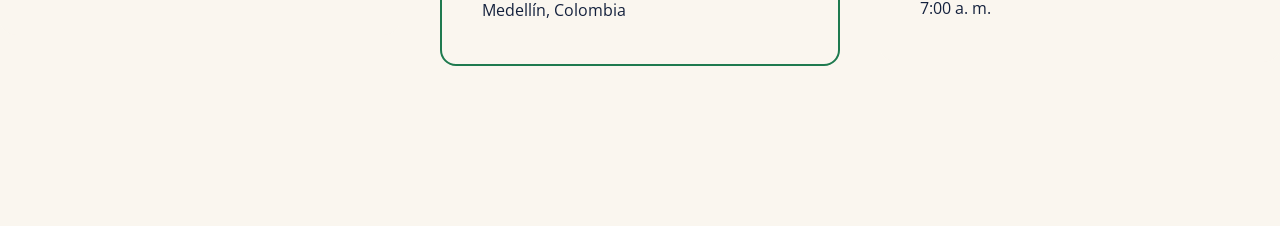
<file: Rueda-libre/paginas/tarifas.html>
<!DOCTYPE html>
<html lang="es">
<head>
  <meta charset="UTF-8">
  <meta name="viewport" content="width=device-width, initial-scale=1.0">
  <meta name="description" content="Consulta las tarifas de alquiler de bicicletas y los precios de los recorridos guiados de Rueda Libre en Medellín.">
  <link rel="icon" type="image/png" href="../img/RUEDALIBRE.png">
  <link rel="preconnect" href="https://fonts.googleapis.com">
  <link rel="preconnect" href="https://fonts.gstatic.com" crossorigin>
  <link href="https://fonts.googleapis.com/css2?family=Montserrat:wght@700&family=Open+Sans:wght@400;600&display=swap" rel="stylesheet">
  <link rel="stylesheet" href="../css/styles.css?v=1.5-mobile-first">
  <title>Tarifas | Rueda Libre Medellín</title>
</head>
<body>
  <a href="#contenido-principal">Saltar al contenido principal</a>
  <header class="site-header">
    <a class="brand" href="../index.html" aria-label="Rueda Libre, inicio"><img src="../img/RUEDALIBRE.png" alt="Logo de Rueda Libre" width="200"></a>
    <nav class="site-nav" aria-label="Navegación principal">
      <ul id="menu">
        <li><a href="../index.html">Inicio</a></li>
        <li><a href="tarifas.html" class="activo" aria-current="page">Tarifas</a></li>
        <li><a class="cta" href="reservas.html">Reservar ahora</a></li>
      </ul>
    </nav>
  </header>

  <main id="contenido-principal" tabindex="-1">
    <section>
      <h1>Tarifas de alquiler y recorridos</h1>
      <p>¡Mira nuestras tarifas y planes que tenemos disponibles para ti!.</p>
    </section>

      <section id="alquiler">
      <h2>Alquiler de bicicletas</h2>
      <details>
        <summary>Consulta las tarifas de alquiler</summary>
        <p>Elige la bicicleta que mejor se adapte a tu paseo y recorre Medellín a tu ritmo. El alquiler <strong>incluye casco y candado</strong> para que salgas con lo esencial; <em>la ciudad se siente distinta cuando la recorres sin afán</em>.</p>
      <table>
        <caption>Tarifas de alquiler de bicicletas.</caption>
        <thead>
          <tr>
            <th scope="col">Tipo de bicicleta</th>
            <th scope="col">1 hora</th>
            <th scope="col">Medio día (4 h)</th>
            <th scope="col">Día completo</th>
          </tr>
        </thead>
        <tbody>
          <tr>
            <th scope="row">Urbana</th>
            <td>$10.000</td>
            <td>$30.000</td>
            <td>$50.000</td>
          </tr>
          <tr>
            <th scope="row">Montaña</th>
            <td>$15.000</td>
            <td>$45.000</td>
            <td>$70.000</td>
          </tr>
          <tr>
            <th scope="row">Eléctrica</th>
            <td>$25.000</td>
            <td>$70.000</td>
            <td>$110.000</td>
          </tr>
        </tbody>
       </table>
      </details>
         <details>     
    <summary>Nuestra flota</summary>
    <ul class="fleet-grid">
      <li>
        <article class="fleet-card">
          <img src="https://encrypted-tbn0.gstatic.com/images?q=tbn:ANd9GcRSv17VDKGREY0RJnPzRziacMe22HFYHTMZLqUhs-YmP_7pPSvpgGDOmcSY&s=10" alt="Urbana Clásica" loading="lazy">
          <h3>Urbana Clásica</h3>
          <p>Cómoda y liviana para las ciclorrutas.</p>
          <p class="price"><strong>$10.000</strong> por hora</p>
          <a class="fleet-reserve" href="paginas/reservas.html">Reservar</a>
        </article>
      </li>
      <li>
        <article class="fleet-card">
          <img src="https://encrypted-tbn0.gstatic.com/images?q=tbn:ANd9GcSkSqmMiK73mi7v0REi_UlheJehEZLHPZWkAqHgS5DTm2xWGRbEiJJ8yrc&s=10" alt="Urbana Plegable" loading="lazy">
          <h3>Urbana Plegable</h3>
          <p>Se dobla en segundos; ideal para combinar con el metro.</p>
          <p class="price"><strong>$12.000</strong> por hora</p>
          <a class="fleet-reserve" href="paginas/reservas.html">Reservar</a>
        </article>
      </li>
      <li>
        <article class="fleet-card">
          <img src="https://encrypted-tbn0.gstatic.com/images?q=tbn:ANd9GcROhZN_cinAggLwTcsWotWC5U-saC9yAXd62KQHYsrG-nnZnwT27A27g-S7&s=10" alt="Montaña Trail" loading="lazy">
          <h3>Montaña Trail</h3>
          <p>Suspensión delantera y 21 cambios para las subidas.</p>
          <p class="price"><strong>$15.000</strong> por hora</p>
          <a class="fleet-reserve" href="paginas/reservas.html">Reservar</a>
        </article>
      </li>
      <li>
        <article class="fleet-card">
          <img src="https://dma.canyon.com/image/upload/w_511,h_288,c_fit/b_rgb:F2F2F2/f_auto/q_auto/v1777984099/2027_FULL_grizl_al-5_4443_R124_P01_ukxobb" alt="Gravel Aventura" loading="lazy">
          <h3>Gravel Aventura</h3>
          <p>Para rutas mixtas de asfalto y destapado.</p>
          <p class="price"><strong>$18.000</strong> por hora</p>
          <a class="fleet-reserve" href="paginas/reservas.html">Reservar</a>
        </article>
      </li>
      <li>
        <article class="fleet-card">
          <img src="https://images.unsplash.com/photo-1780047836478-d26ca195065a?auto=format&amp;fit=crop&amp;w=900&amp;q=80" alt="Eléctrica Urbana" loading="lazy">
          <h3>Eléctrica Urbana</h3>
          <p>Asistencia eléctrica con 45 km de autonomía.</p>
          <p class="price"><strong>$25.000</strong> por hora</p>
          <a class="fleet-reserve" href="paginas/reservas.html">Reservar</a>
        </article>
      </li>
      <li>
        <article class="fleet-card">
          <img src="https://homesale.com.co/cdn/shop/files/roadmaster-bicicleta-infantil-bicicletas-roadmaster-233710.jpg?v=1728741541" alt="Infantil" loading="lazy">
          <h3>Infantil</h3>
          <p>Para niños de 6 a 10 años.</p>
          <p class="price"><strong>$8.000</strong> por hora</p>
          <a class="fleet-reserve" href="paginas/reservas.html">Reservar</a>
        </article>
      </li>
      <li>
        <article class="fleet-card">
          <img src="https://encrypted-tbn0.gstatic.com/images?q=tbn:ANd9GcSu1nMirJc92X5e9qxNK_mDS4SBj4qMi35R6WT9PdxfCQ&s=10" alt="Tándem" loading="lazy">
          <h3>Tándem</h3>
          <p>Para dos personas; perfecta para pasear en pareja.</p>
          <p class="price"><strong>$20.000</strong> por hora</p>
          <a class="fleet-reserve" href="paginas/reservas.html">Reservar</a>
        </article>
      </li>
    </ul>
  </details>
    </section>

    <section id="recorridos">
      <h2>Recorridos guiados</h2>
     <details>
        <summary>Consulta los recorridos guiados y sus precios</summary>
        <p>Pedalea en compañía de un guía local que te muestra calles, parques y rincones de Medellín. Es una forma <em>tranquila y cercana</em> de conocer la ciudad mientras compartes el camino con otras personas.</p>
      <table>
        <caption>Recorridos guiados y precio por persona.</caption>
        <thead>
          <tr>
            <th scope="col">Recorrido</th>
            <th scope="col">Distancia</th>
            <th scope="col">Duración</th>
            <th scope="col">Nivel</th>
            <th scope="col">Precio por persona</th>
          </tr>
        </thead>
        <tbody>
          <tr>
            <th scope="row">Río y Parques</th>
            <td>12 km</td>
            <td>2 h</td>
            <td>Fácil</td>
            <td>$45.000</td>
          </tr>
          <tr>
            <th scope="row">Sabores de Barrio</th>
            <td>18 km</td>
            <td>3 h</td>
            <td>Medio</td>
            <td>$60.000</td>
          </tr>
          <tr>
            <th scope="row">Reto Las Palmas</th>
            <td>25 km</td>
            <td>4 h</td>
            <td>Difícil</td>
            <td>$85.000</td>
          </tr>
        </tbody>
      </table>
     </details>
    </section>

    <section aria-labelledby="info-adicional">
      <h2 id="info-adicional">Antes de salir</h2>
      <p>Todas las tarifas incluyen casco y candado.</p>
      <p>Los recorridos guiados salen sábados y domingos a las 7:00 a. m.</p>
      <h3>Qué llevar</h3>
      <ul>
        <li>Ropa cómoda</li>
        <li>Agua</li>
        <li>Protector solar</li>
        <li>Documento de identidad</li>
      </ul>
    </section>
  </main>

  <footer class="site-footer">
    <section class="footer-block" aria-labelledby="footer-marca">
      <h2 id="footer-marca">Rueda Libre</h2>
      <p>Alquiler de bicicletas en Medellín · © 2026</p>
    </section>
    <section class="footer-block" aria-labelledby="footer-contacto">
      <h2 id="footer-contacto">Contacto</h2>
      <p><a href="mailto:somos@ruedalibre.co">somos@ruedalibre.co</a></p>
      <p>Medellín, Colombia</p>
    </section>
    <section class="footer-block" aria-labelledby="footer-horario">
      <h2 id="footer-horario">Horario</h2>
      <p>Recorridos guiados: sábados y domingos, 7:00 a. m.</p>
    </section>
  </footer>
  <a class="whatsapp-float" href="https://wa.me/573000000000" target="_blank" rel="noopener noreferrer">WhatsApp</a>
</body>
</html>
</file>
<file: Rueda-libre/css/styles.css>
/* root */
:root {
  --color-verde-ruta: #1E7A4F;
  --color-naranja-pedal: #F39A2B;
  --color-azul-noche: #14213D;
  --color-crema: #FAF6EF;
  --color-gris-asfalto: #5B6470;
  --color-blanco: #FFFFFF;
  --font-titulos: "Montserrat", "Trebuchet MS", sans-serif;
  --font-texto: "Open Sans", Arial, sans-serif;
  --espacio-xs: 0.5rem;
  --espacio-sm: 1rem;
  --espacio-md: 1.5rem;
  --espacio-lg: 2.5rem;
  --espacio-xl: 4rem;
}

/* reset */
*, *::before, *::after { box-sizing: border-box; }
html { scroll-behavior: smooth; }
body {
  margin: 0;
  padding-bottom: 6rem;
  background: var(--color-crema);
  color: var(--color-azul-noche);
  font: 400 1rem/1.7 var(--font-texto);
}

h1, h2, h3, caption, summary {
  color: var(--color-azul-noche);
  font-family: var(--font-titulos);
  font-weight: 700;
  line-height: 1.2;
}
h1 { margin: 0 0 var(--espacio-md); font-size: clamp(2.25rem,6vw,4rem); }
h2 { margin: 0 0 var(--espacio-md); font-size: clamp(1.75rem,4vw,2.5rem); }
h3 { margin: 0 0 var(--espacio-sm); font-size: 1.35rem; }

p, li, label, small { color: var(--color-azul-noche); }
small, caption { color: var(--color-gris-asfalto); }

a {
  color: var(--color-verde-ruta);
  font-weight: 600;
  text-decoration-thickness: 0.1em;
  text-underline-offset: 0.2em;
}
a:hover, a:focus-visible { color: var(--color-azul-noche); }
a:focus-visible, button:focus-visible, input:focus-visible, select:focus-visible, textarea:focus-visible, input:focus, select:focus, textarea:focus {
  outline: 3px solid var(--color-azul-noche);
  outline-offset: 0.2rem;
}

/* link */
a[href="#contenido-principal"] {
  position: absolute; z-index: 110; top: var(--espacio-xs); left: var(--espacio-xs);
  padding: var(--espacio-xs) var(--espacio-sm);
  transform: translateY(-150%);
  border-radius: 0.35rem; background: var(--color-azul-noche); color: var(--color-blanco);
  text-decoration: none;
}
a[href="#contenido-principal"]:focus { transform: translateY(0); }

/* header y nav */
header {
  width: calc(100% - 2rem);
  max-width: 72rem;
  margin: 0 auto;
  display: flex;
  flex-direction: column;
  align-items: center;
  gap: var(--espacio-sm);
  padding: var(--espacio-md) 0;
}
nav { width: 100%; }
nav ul {
  display: flex; flex-wrap: wrap; justify-content: center;
  gap: var(--espacio-xs) var(--espacio-sm);
  margin: 0; padding: 0; list-style: none; align-items: center;
}
nav a {
  display: block;
  padding: var(--espacio-xs);
  border: 2px solid var(--color-verde-ruta);
  border-radius: 999rem;
  background: var(--color-crema);
  color: var(--color-gris-asfalto);
  text-decoration: none;
}
nav a:hover, nav a:focus-visible { background: var(--color-naranja-pedal); color: var(--color-azul-noche); }
nav a[aria-current="page"] { box-shadow: inset 0 -2px 0 var(--color-verde-ruta); color: var(--color-verde-ruta); }
/* CTA button */
nav a[href="paginas/reservas.html"] {
  padding: var(--espacio-sm) var(--espacio-md);
  background: var(--color-verde-ruta);
  color: var(--color-blanco);
  font-weight: 600;
}
nav a[href="paginas/reservas.html"]:hover, nav a[href="paginas/reservas.html"]:focus-visible {
  border-color: var(--color-naranja-pedal);
  background: var(--color-naranja-pedal);
  color: var(--color-azul-noche);
}

/* main */
main {
  width: calc(100% - 2rem);
  max-width: 72rem;
  margin: 0 auto;
  padding-bottom: var(--espacio-xl);
}
section {
  margin: var(--espacio-lg) 0;
  padding: clamp(1.25rem,4vw,2.5rem);
  border-radius: 1rem;
  background: var(--color-crema);
}
section:nth-child(even), section#recorridos { border: 2px solid var(--color-verde-ruta); }

/* Hero */
section.hero {
  display: grid;
  grid-template-columns: 1fr;
  align-items: center;
  gap: var(--espacio-md);
}
section.hero > div { grid-column: 1; }
section.hero > div p { max-width: 60ch; }
section.hero > figure { grid-column: 1; margin: 0; }
section.hero > figure img { width: 100%; }

/* Rutas grid */
section.routes-grid {
  display: grid;
  grid-template-columns: 1fr;
  gap: var(--espacio-md);
}
section.routes-grid article { margin: 0; }
section.routes-grid img { width: 100%; aspect-ratio: 16/9; object-fit: cover; }
section.routes-grid h3 { margin: var(--espacio-sm) 0; }
section.routes-grid p { margin-bottom: 0; }

/* Reservación */
section.reservation-layout {
  display: grid;
  grid-template-columns: 1fr;
  gap: var(--espacio-lg);
  border: 2px solid var(--color-verde-ruta);
  align-items: start;
}
#formulario-reserva { min-width: 0; }
section.reservation-layout > div {
  padding: var(--espacio-md);
  border: 1px solid var(--color-verde-ruta);
  border-radius: 0.75rem;
  overflow-wrap: anywhere;
}
section.reservation-layout > div h2 { font-size: 1.5rem; }
section.reservation-layout .form-row { display: grid; grid-template-columns: 1fr; gap: var(--espacio-md); }
section.reservation-layout .form-row > p { min-width: 0; }

/* Article */
article {
  width: 100%;
  margin: var(--espacio-md) 0;
  padding: var(--espacio-md);
  border: 1px solid var(--color-verde-ruta);
  border-left: 6px solid var(--color-naranja-pedal);
  border-radius: 0.75rem;
  background: var(--color-crema);
}
article figure { margin: var(--espacio-md) 0 0; }
article img { width: 100%; }
article > p, main > section > p, main li { max-width: 68ch; }

/* Fleet cards, grid */
section#flota details ul {
  display: grid;
  grid-template-columns: repeat(auto-fit, minmax(250px,1fr));
  gap: var(--espacio-md);
}
section#flota details ul li { list-style: none; }
section#flota details ul li article {
  display: flex; flex-direction: column; justify-content: space-between;
  padding: var(--espacio-md);
  border: 1px solid var(--color-verde-ruta);
  border-left: 6px solid var(--color-naranja-pedal);
  border-radius: 0.75rem;
  background: var(--color-crema);
}
section#flota details ul li article img {
  width: 100%; height: auto; object-fit: cover; border-radius: 0.5rem; margin-bottom: var(--espacio-xs);
}
section#flota details ul li article .price { margin-top: auto; }
section#flota details ul li article a {
  margin-top: var(--espacio-xs);
  color: var(--color-verde-ruta);
  font-weight: 700;
  text-decoration: none;
}
section#flota details ul li article a:hover, section#flota details ul li article a:focus-visible { background: var(--color-naranja-pedal); color: var(--color-azul-noche); }

/* Tablas */
table {
  width: 100%;
  margin: var(--espacio-md) 0;
  border-collapse: collapse;
  table-layout: fixed;
  background: var(--color-crema);
  font-size: 0.7rem;
}
caption { padding: var(--espacio-sm); text-align: left; }
th, td { padding: 0.25rem; border: 1px solid var(--color-gris-asfalto); text-align: left; overflow-wrap: anywhere; }
thead { background: var(--color-naranja-pedal); }
th { color: var(--color-azul-noche); font-weight: 600; }

/* Forms */
form { display: grid; gap: var(--espacio-lg); }
fieldset { width: 100%; min-width: 0; padding: var(--espacio-md); border: 2px solid var(--color-verde-ruta); border-radius: 0.75rem; }
legend { padding-inline: var(--espacio-xs); color: var(--color-azul-noche); font-family: var(--font-titulos); font-weight: 700; }
fieldset > p { display: grid; gap: var(--espacio-xs); margin-bottom: var(--espacio-md); }
fieldset fieldset > p { display: flex; align-items: center; gap: var(--espacio-xs); }
input, select, textarea { width: 100%; padding: var(--espacio-sm); border: 1px solid var(--color-gris-asfalto); border-radius: 0.4rem; background: var(--color-crema); color: var(--color-azul-noche); font: inherit; }
input[type="radio"], input[type="checkbox"] { width: auto; accent-color: var(--color-verde-ruta); }
input:hover, select:hover, textarea:hover { border-color: var(--color-verde-ruta); }
button {
  padding: var(--espacio-sm) var(--espacio-lg);
  border: 2px solid var(--color-verde-ruta);
  border-radius: 999rem;
  background: var(--color-verde-ruta);
  color: var(--color-blanco);
  font: 600 1rem var(--font-texto);
  cursor: pointer;
}
button:hover { background: var(--color-naranja-pedal); color: var(--color-azul-noche); }

/* Footer */
footer {
  display: flex;
  flex-direction: column;
  gap: var(--espacio-md);
  padding: var(--espacio-md) 0;
  border-top: 2px solid var(--color-verde-ruta);
}
footer .footer-block { flex: 0 1 auto; }
footer .footer-block h2 { margin-bottom: var(--espacio-xs); font-size: 1rem; }
footer p { margin: 0; }
footer a { color: var(--color-verde-ruta); }

/* WhatsApp */
a.whatsapp-float {
  position: fixed;
  right: var(--espacio-md);
  bottom: var(--espacio-md);
  padding: var(--espacio-xs) var(--espacio-md);
  border: 2px solid var(--color-verde-ruta);
  border-radius: 999rem;
  background: var(--color-verde-ruta);
  color: var(--color-blanco);
  text-decoration: none;
  box-shadow: 0 2px 8px var(--color-gris-asfalto);
}
a.whatsapp-float:hover, a.whatsapp-float:focus-visible { border-color: var(--color-naranja-pedal); background: var(--color-naranja-pedal); color: var(--color-azul-noche); }

/* Nuevo */
.badge-new {
  display: inline-flex;
  align-items: center;
  gap: 0.25rem;
  padding: 0.1rem 0.4rem;
  background: var(--color-naranja-pedal);
  color: var(--color-blanco);
  border-radius: 0.25rem;
  font-weight: 600;
  font-size: 0.85rem;
}
.badge-new::before {
  content: "🚲"; /* bike icon */
}

/* Responsive */
@media (min-width: 768px) {
  header { flex-direction: row; justify-content: space-between; gap: var(--espacio-md); }
  nav { width: auto; }
  nav ul { justify-content: flex-end; gap: var(--espacio-sm); }
  nav a { padding: var(--espacio-xs) var(--espacio-sm); }
  nav a[href="paginas/reservas.html"] { padding: var(--espacio-xs) var(--espacio-sm); }
  section.hero { grid-template-columns: repeat(2,1fr); gap: var(--espacio-lg); }
  section.hero > figure { grid-column: 2; }
  section.routes-grid { grid-template-columns: repeat(2,1fr); }
  section.reservation-layout { grid-template-columns: 2fr 1fr; }
  .form-row { grid-template-columns: repeat(2,1fr); }
  table { font-size: 0.9rem; }
  th, td { padding: var(--espacio-xs); }
  footer { flex-direction: row; align-items: flex-start; justify-content: space-between; gap: var(--espacio-lg); }
  footer .footer-block { flex: 1 1 12rem; }
}
@media (min-width: 1200px) {
  section.hero { grid-template-columns: minmax(0,1.1fr) minmax(0,0.9fr); min-height: 72vh; }
  section.routes-grid { grid-template-columns: repeat(3,1fr); }
  table { font-size: 1rem; }
  th, td { padding: var(--espacio-sm); }
}
@media (prefers-reduced-motion: reduce) { html { scroll-behavior: auto; } }
</file>
<file: Proyecto-Modular/Portafolio/css/style.css>
:root {
    --bg: #0a0e17;
    --bg-card: #1a1f2e;
    --accent: #00d4ff;
    --text: #e2e8f0;
    --text-sec: #94a3b8;
    --border: #1e293b;
    --radius: 10px;
}

* {
    margin: 0;
    padding: 0;
    box-sizing: border-box;
}

html { scroll-behavior: smooth; scroll-padding-top: 60px; }

body {
    font-family: 'Inter', sans-serif;
    background: var(--bg);
    color: var(--text);
    line-height: 1.7;
}

a { color: var(--accent); text-decoration: none; }
a:hover { color: #fff; }

/* NAV */
.navbar {
    position: sticky;
    top: 0;
    z-index: 100;
    display: flex;
    justify-content: space-between;
    align-items: center;
    padding: 0.8rem 2rem;
    background: rgba(10, 14, 23, 0.9);
    backdrop-filter: blur(10px);
    border-bottom: 1px solid var(--border);
}

.nav-logo {
    font-family: 'Fira Code', monospace;
    font-size: 1.3rem;
    font-weight: 700;
    color: var(--text);
}

.nav-links {
    display: flex;
    list-style: none;
    gap: 0.5rem;
}

.nav-links a {
    padding: 0.5rem 1rem;
    color: var(--text-sec);
    font-size: 0.85rem;
}

.nav-links a:hover { color: var(--accent); }

/* HERO */
.hero {
    text-align: center;
    padding: 6rem 2rem 4rem;
}

.hero h1 {
    font-size: 2.8rem;
    margin-bottom: 0.5rem;
}

.accent {
    background: linear-gradient(135deg, #00d4ff, #7c3aed);
    -webkit-background-clip: text;
    -webkit-text-fill-color: transparent;
    background-clip: text;
}

.hero-subtitle {
    font-family: 'Fira Code', monospace;
    color: var(--text-sec);
    margin-bottom: 1rem;
}

.hero-description {
    color: var(--text-sec);
    max-width: 500px;
    margin: 0 auto 1.5rem;
}

.hero-badges {
    display: flex;
    flex-wrap: wrap;
    gap: 0.5rem;
    justify-content: center;
    margin-bottom: 2rem;
    list-style: none;
}

.badge {
    font-family: 'Fira Code', monospace;
    font-size: 0.75rem;
    padding: 0.3rem 0.8rem;
    border-radius: 20px;
    background: rgba(0, 212, 255, 0.1);
    border: 1px solid rgba(0, 212, 255, 0.25);
    color: var(--accent);
}

.hero-cta { display: flex; gap: 1rem; justify-content: center; }

/* BUTTONS */
.btn {
    display: inline-flex;
    align-items: center;
    gap: 0.4rem;
    padding: 0.65rem 1.3rem;
    border-radius: 8px;
    font-weight: 600;
    font-size: 0.85rem;
    transition: 0.3s;
}

.btn-primary {
    background: linear-gradient(135deg, #00d4ff, #7c3aed);
    color: #0a0e17;
}

.btn-primary:hover { transform: translateY(-2px); color: #0a0e17; }

.btn-outline {
    border: 1px solid var(--accent);
    color: var(--accent);
}

.btn-outline:hover { background: rgba(0, 212, 255, 0.1); color: #fff; }

.btn-sm {
    padding: 0.4rem 0.9rem;
    font-size: 0.8rem;
    border: 1px solid var(--accent);
    color: var(--accent);
    border-radius: 6px;
    margin-top: 1rem;
}

.btn-sm:hover { background: rgba(0, 212, 255, 0.1); color: #fff; }

/* SECTIONS */
.section {
    max-width: 960px;
    margin: 0 auto;
    padding: 4rem 2rem;
}

.section h2 {
    font-size: 1.6rem;
    margin-bottom: 2rem;
    text-align: center;
}

/* ABOUT */
.about-grid {
    display: grid;
    grid-template-columns: repeat(auto-fit, minmax(250px, 1fr));
    gap: 1.2rem;
    list-style: none;
}

.about-card {
    background: var(--bg-card);
    border: 1px solid var(--border);
    border-radius: var(--radius);
    padding: 1.5rem;
}

.about-card:hover {
    border-color: rgba(0, 212, 255, 0.3);
}

.about-card h3 {
    font-size: 1rem;
    margin-bottom: 0.6rem;
}

.about-card h3 i { color: var(--accent); margin-right: 0.4rem; }

.about-card p { color: var(--text-sec); font-size: 0.88rem; }

/* SKILLS */
.skills-grid {
    display: grid;
    grid-template-columns: repeat(auto-fit, minmax(200px, 1fr));
    gap: 1.2rem;
    list-style: none;
}

.skill-category {
    background: var(--bg-card);
    border: 1px solid var(--border);
    border-radius: var(--radius);
    padding: 1.2rem;
}

.skill-category h3 {
    font-size: 0.9rem;
    color: var(--accent);
    font-family: 'Fira Code', monospace;
    margin-bottom: 0.8rem;
}

.skill-tags { display: flex; flex-wrap: wrap; gap: 0.4rem; list-style: none; }

.skill-tag {
    font-size: 0.78rem;
    padding: 0.25rem 0.6rem;
    border-radius: 5px;
    background: rgba(0, 212, 255, 0.06);
    border: 1px solid var(--border);
    color: var(--text-sec);
}

/* PROJECTS */
.projects-grid {
    display: grid;
    grid-template-columns: repeat(auto-fit, minmax(260px, 1fr));
    gap: 1.2rem;
    list-style: none;
}

.project-card {
    background: var(--bg-card);
    border: 1px solid var(--border);
    border-radius: var(--radius);
    padding: 1.5rem;
    display: flex;
    flex-direction: column;
}

.project-card:hover { border-color: rgba(0, 212, 255, 0.3); }

.project-card h3 { font-size: 1.05rem; margin-bottom: 0.5rem; }

.project-card p { color: var(--text-sec); font-size: 0.85rem; flex-grow: 1; }

.project-tech {
    display: flex;
    flex-wrap: wrap;
    gap: 0.4rem;
    margin-top: 1rem;
    list-style: none;
}

.project-tech li {
    font-family: 'Fira Code', monospace;
    font-size: 0.7rem;
    color: var(--text-sec);
    background: rgba(255, 255, 255, 0.04);
    padding: 0.15rem 0.5rem;
    border-radius: 4px;
}

/* CONTACT */
.contact-grid {
    display: grid;
    grid-template-columns: repeat(auto-fit, minmax(200px, 1fr));
    gap: 1.2rem;
    font-style: normal;
}

.contact-card {
    display: flex;
    align-items: center;
    gap: 0.8rem;
    background: var(--bg-card);
    border: 1px solid var(--border);
    border-radius: var(--radius);
    padding: 1.2rem;
    color: var(--text);
    transition: 0.3s;
}

.contact-card:hover {
    border-color: rgba(0, 212, 255, 0.3);
    color: var(--text);
}

.contact-card i { font-size: 1.3rem; color: var(--accent); }

.contact-card span { font-size: 0.85rem; color: var(--text-sec); word-break: break-all; }

/* FOOTER */
footer {
    text-align: center;
    padding: 2rem;
    border-top: 1px solid var(--border);
    color: var(--text-sec);
    font-size: 0.8rem;
}

/* RESPONSIVE */
@media (max-width: 600px) {
    .navbar { flex-direction: column; gap: 0.5rem; }
    .nav-links { flex-wrap: wrap; justify-content: center; }
    .hero h1 { font-size: 2rem; }
    .hero-cta { flex-direction: column; align-items: center; }
}
</file>
